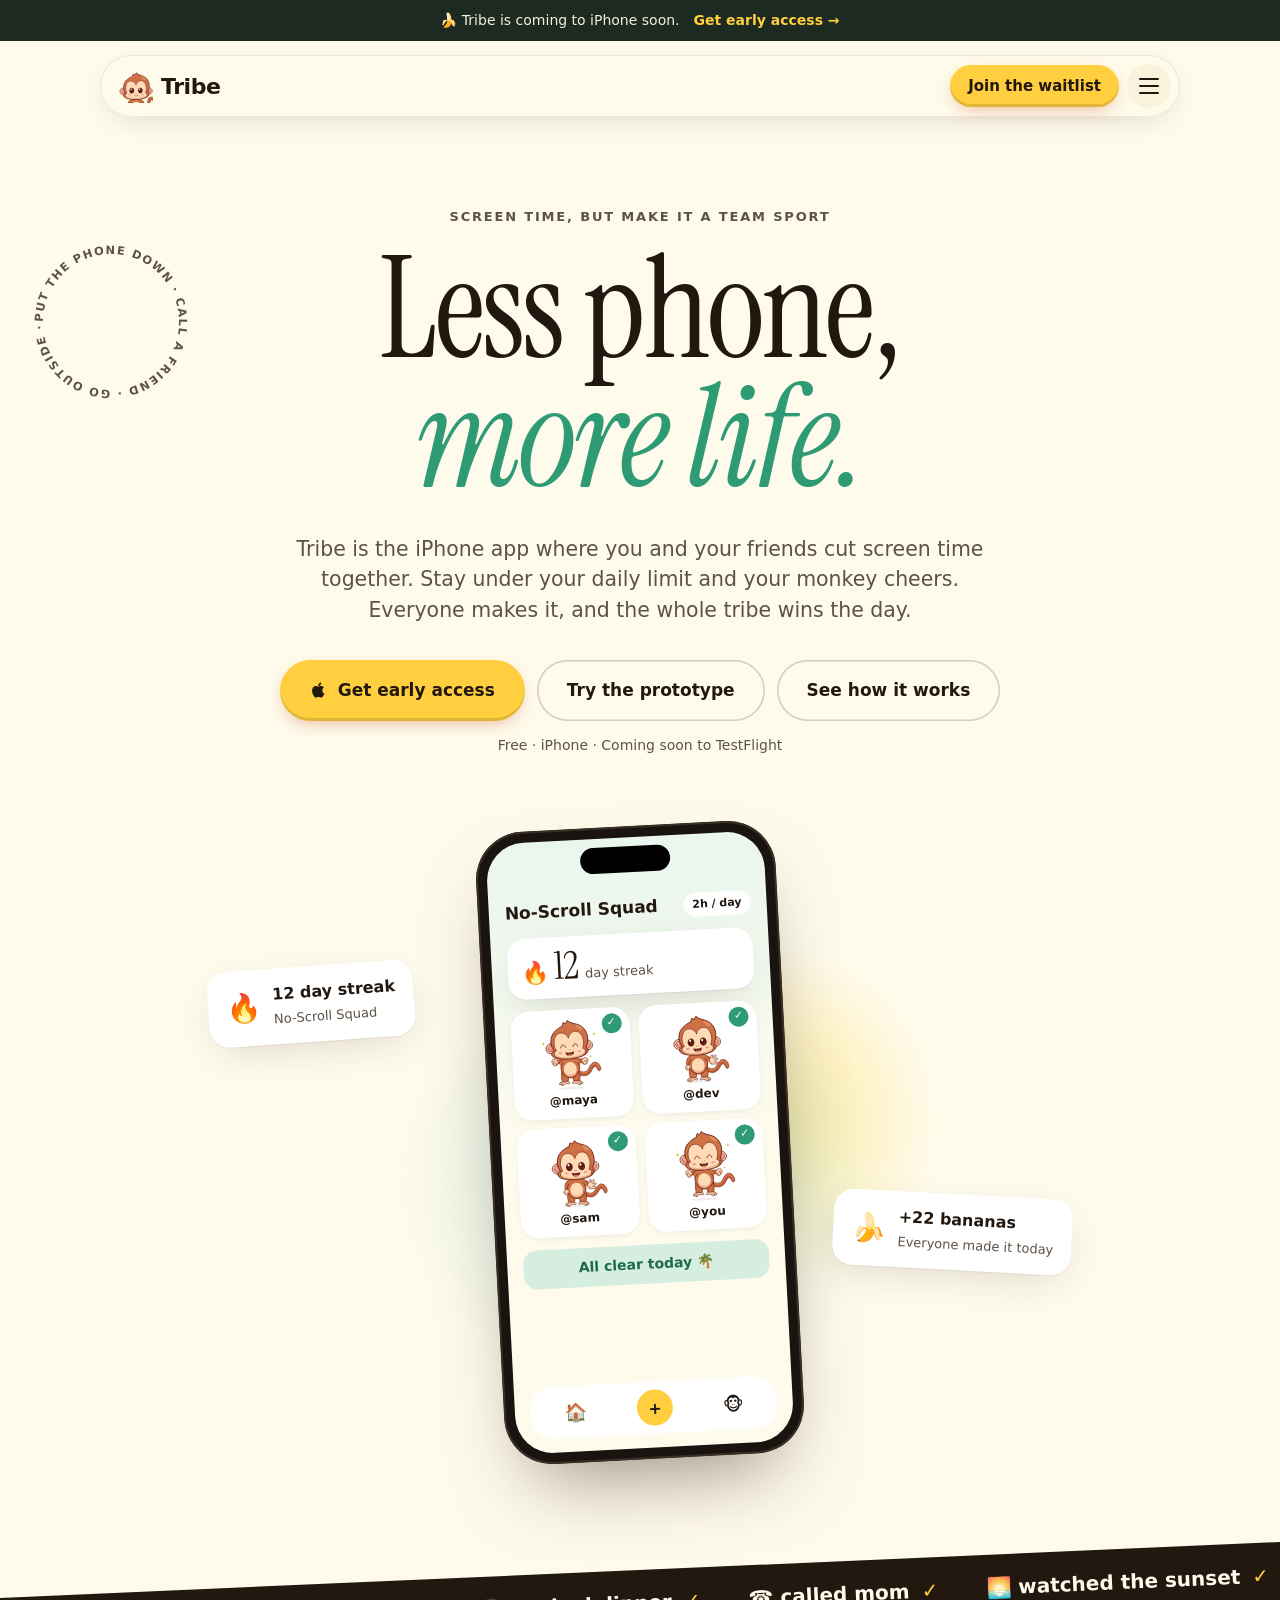
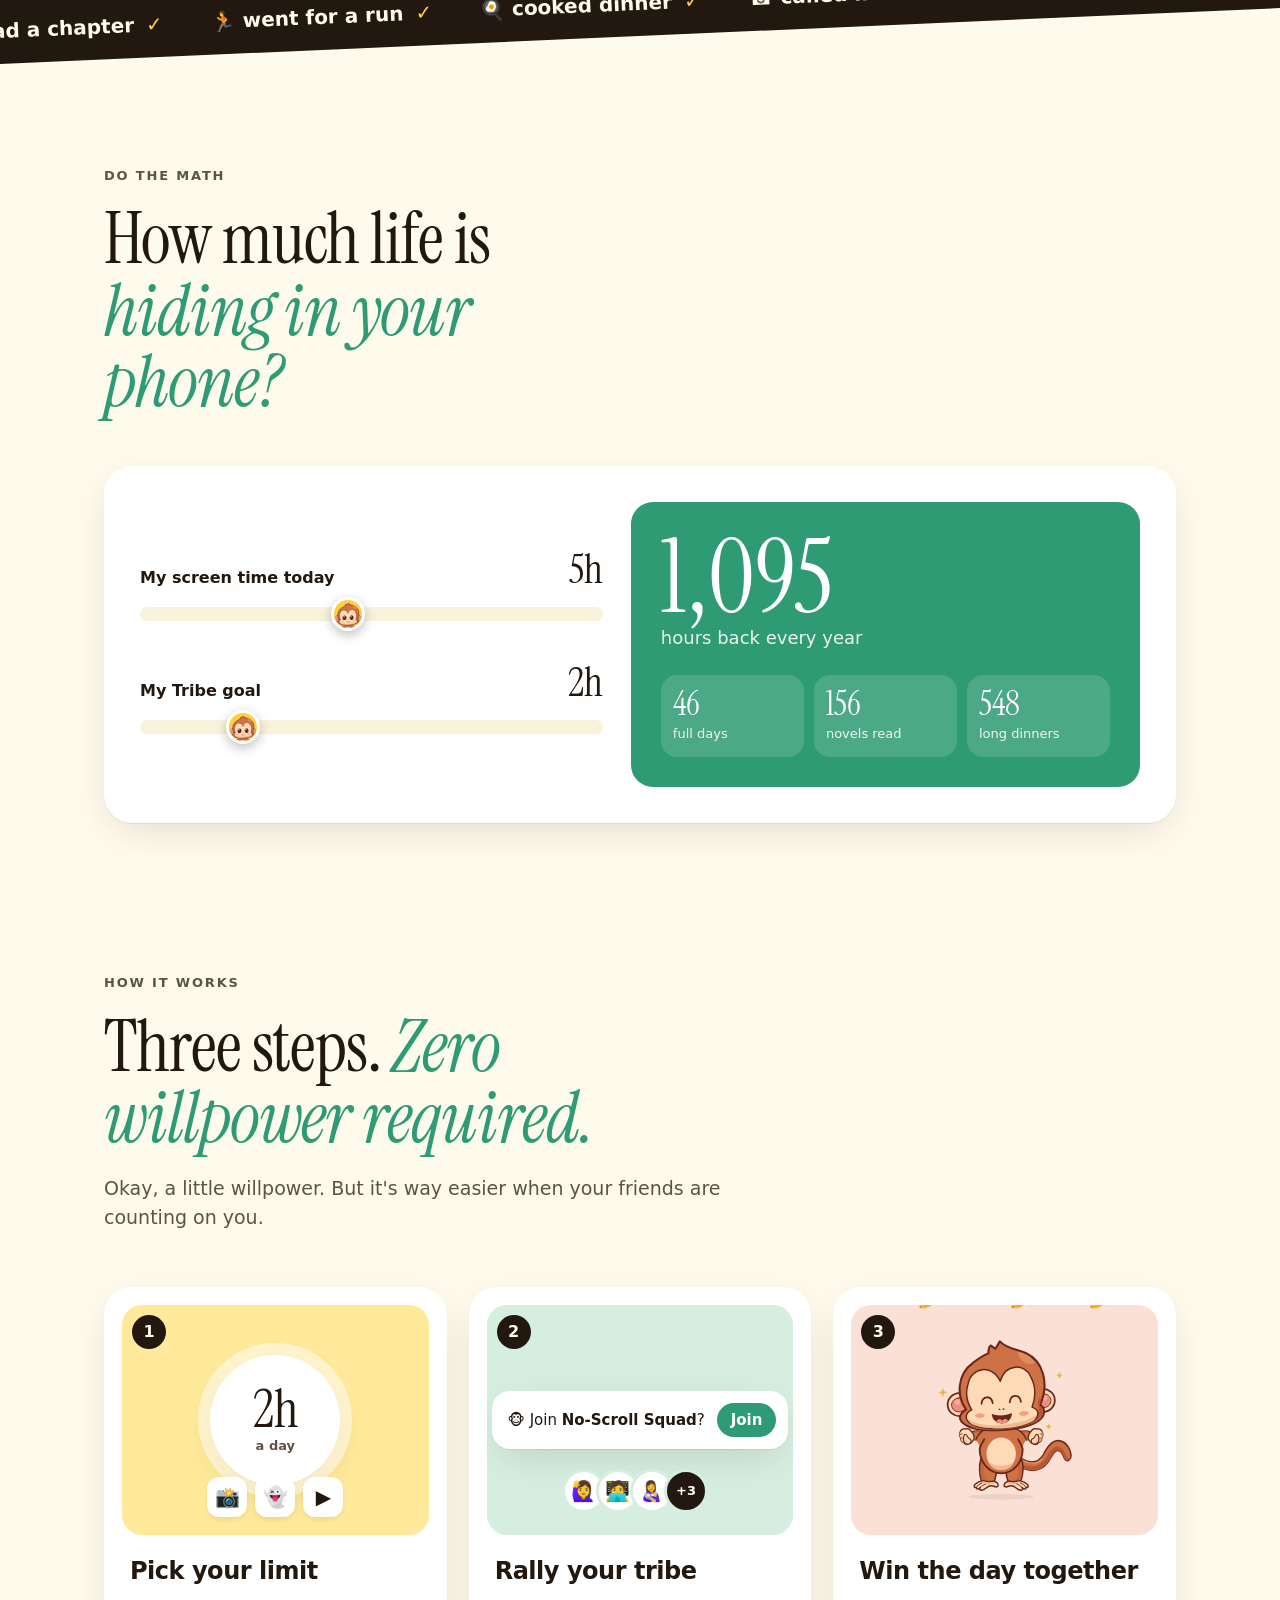
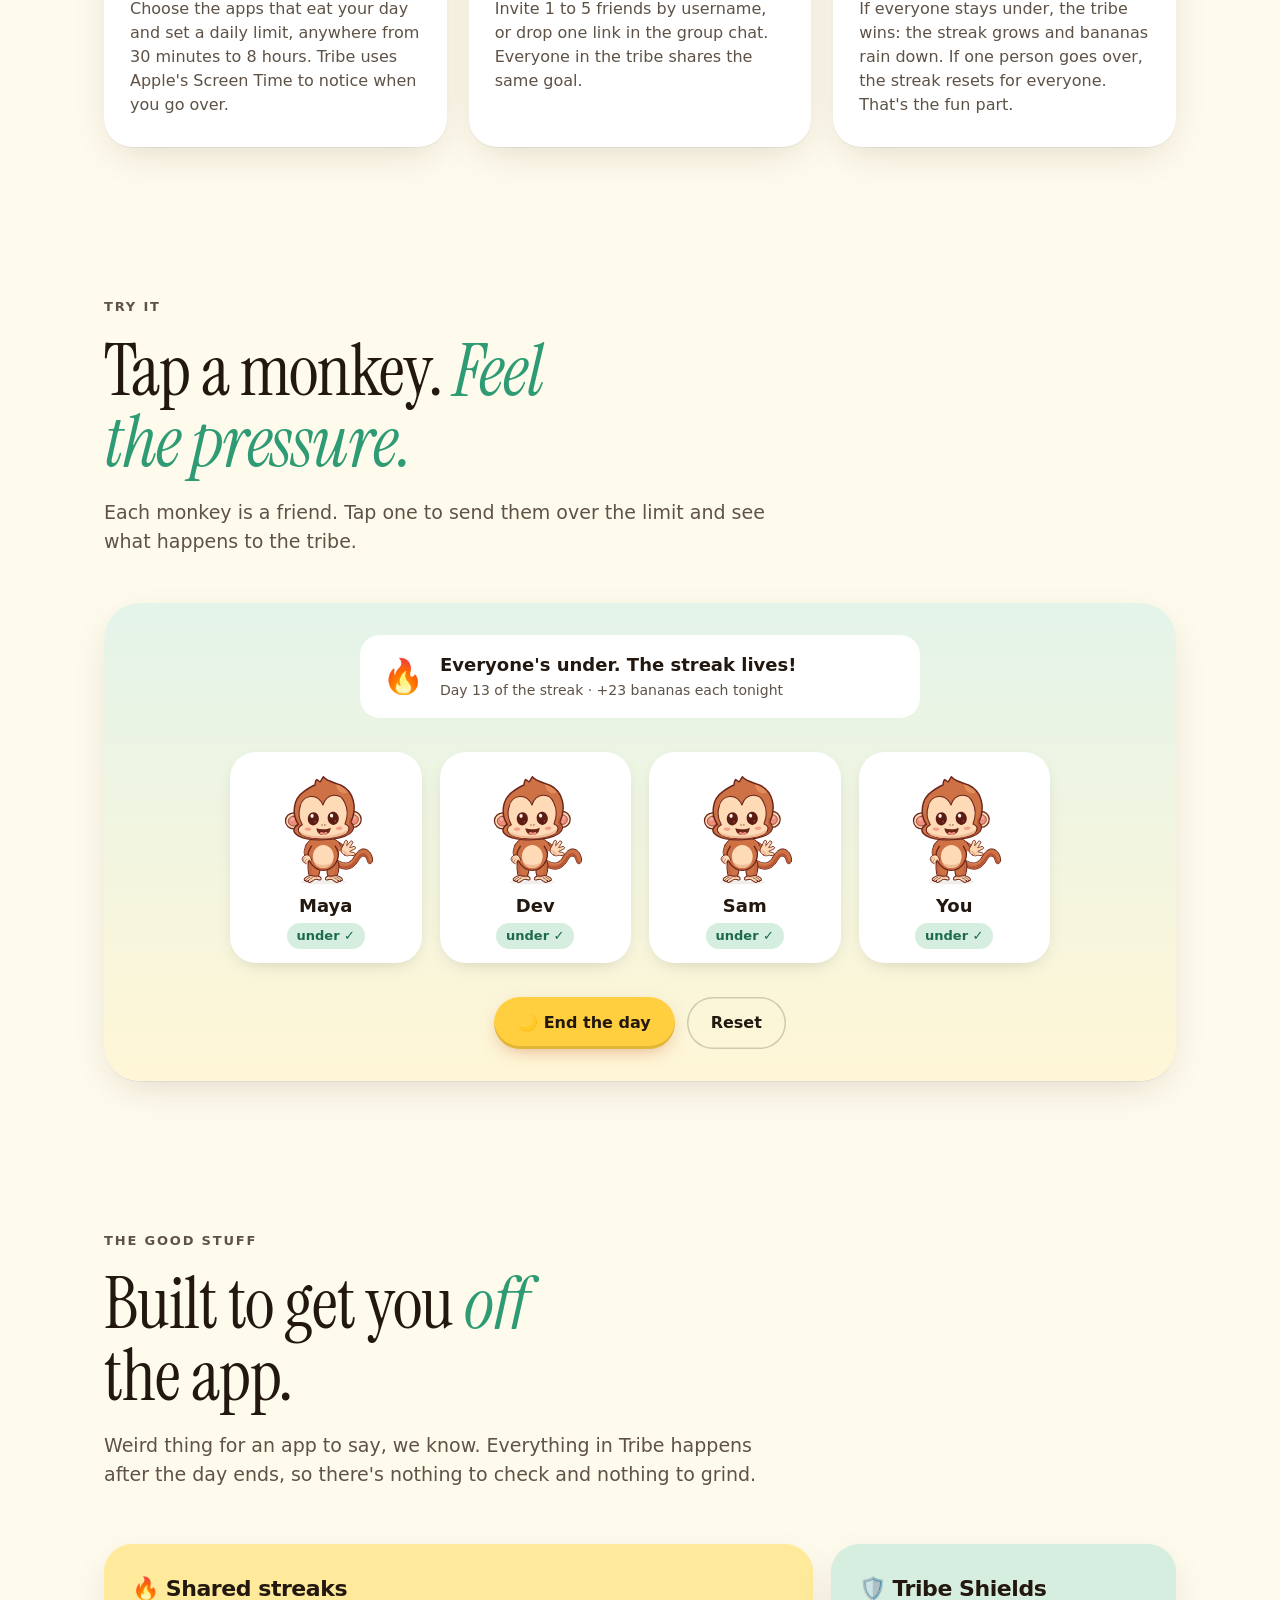
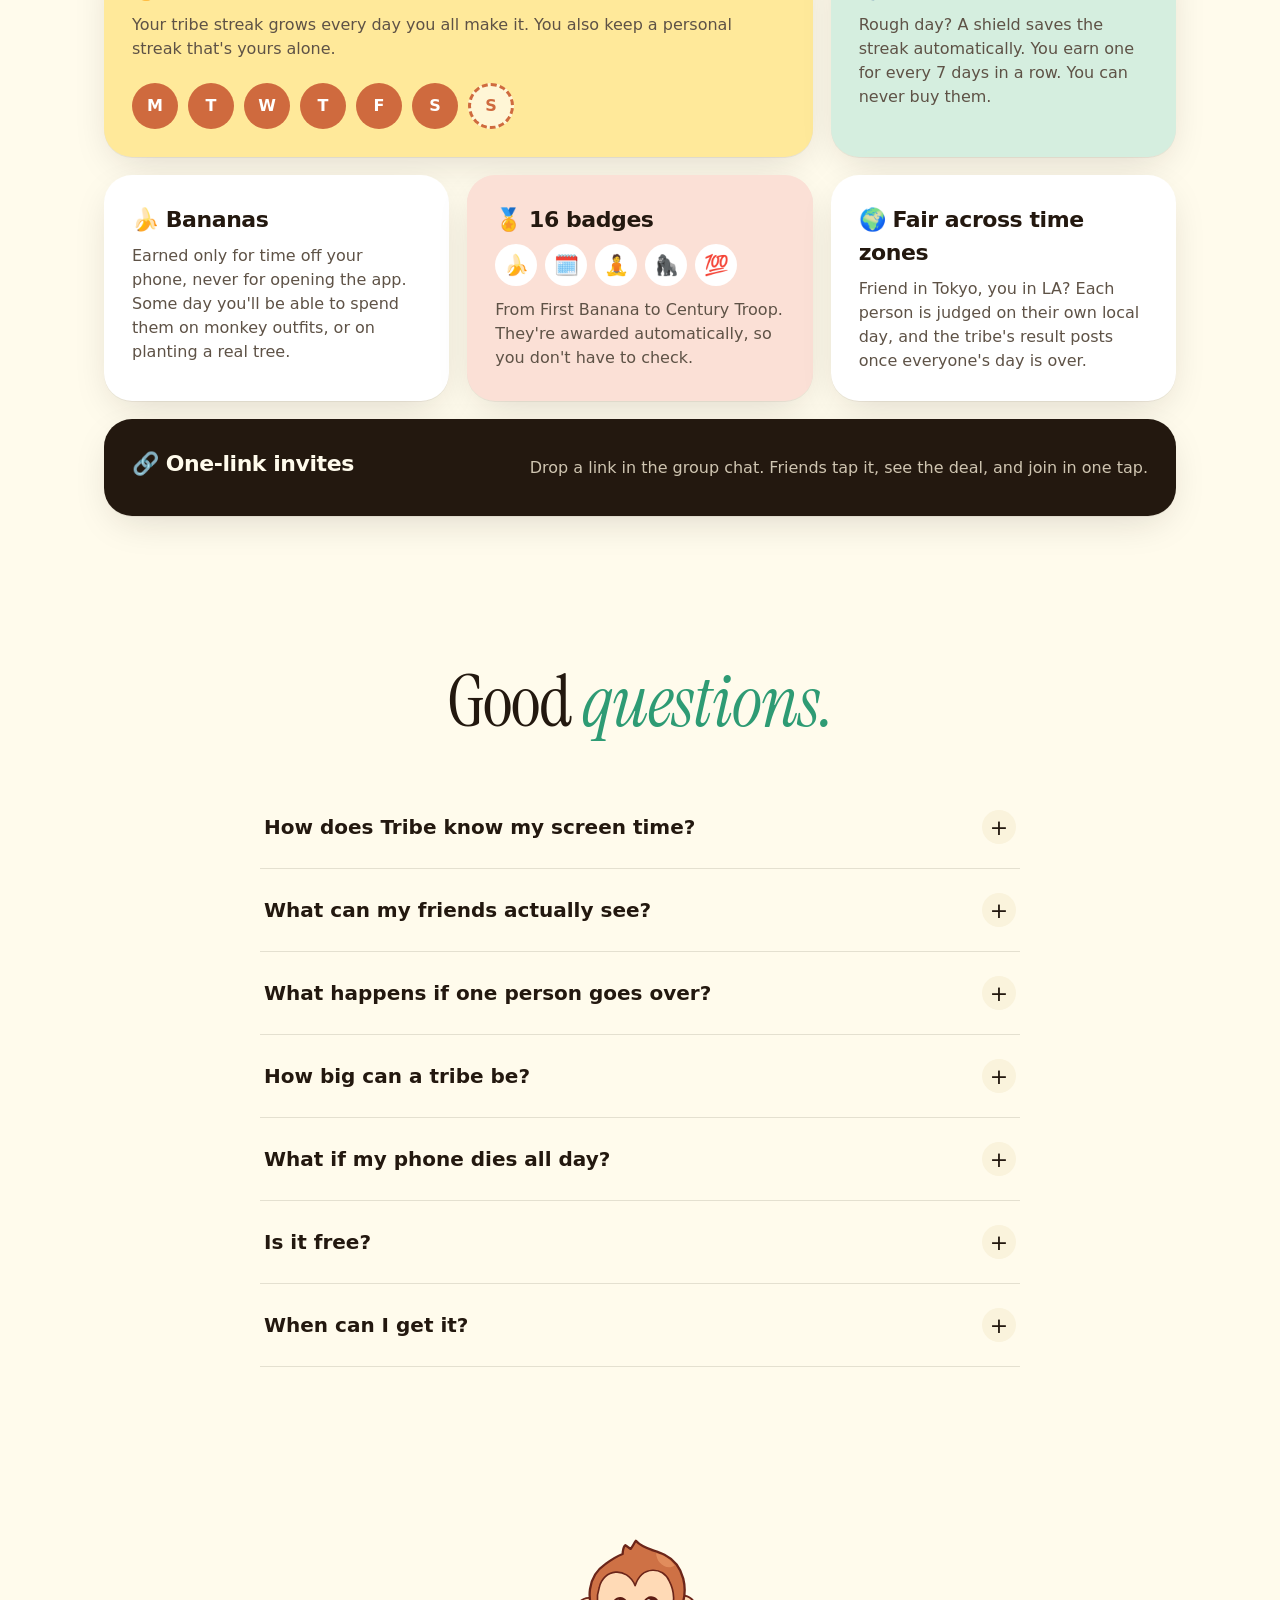
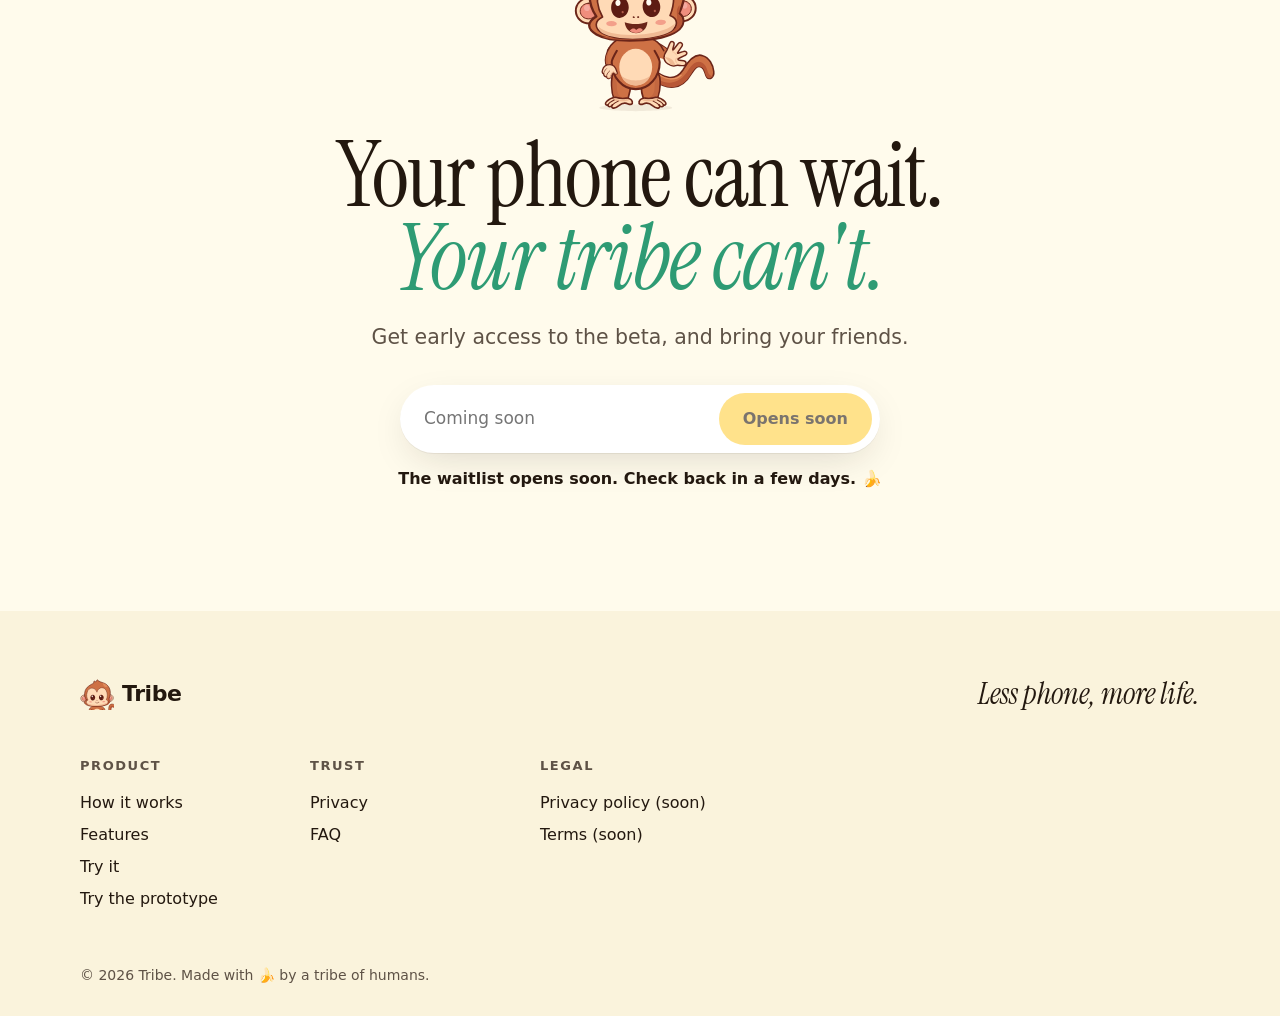
<file: index.html>
<!doctype html>
<html lang="en">
<head>
  <meta charset="utf-8" />
  <meta name="viewport" content="width=device-width, initial-scale=1" />
  <title>Tribe — Less phone, more life.</title>
  <meta name="description" content="Tribe is the iPhone app that turns cutting screen time into a team sport. Your monkey cheers when you stay under your limit, and your tribe wins or loses the day together." />
  <meta property="og:title" content="Tribe — Less phone, more life." />
  <meta property="og:description" content="Cut screen time with your friends. Streaks, bananas and a monkey who's rooting for you." />
  <meta property="og:image" content="https://philipsantiago.github.io/tribewebsite/assets/og-image.png" />
  <meta property="og:url" content="https://philipsantiago.github.io/tribewebsite/" />
  <meta name="twitter:card" content="summary_large_image" />
  <meta property="og:image:width" content="1200" />
  <meta property="og:image:height" content="630" />
  <link rel="icon" href="assets/monkey-head.svg" type="image/svg+xml" />
  <link rel="preconnect" href="https://fonts.googleapis.com" />
  <link rel="preconnect" href="https://fonts.gstatic.com" crossorigin />
  <link href="https://fonts.googleapis.com/css2?family=Instrument+Serif:ital@0;1&display=swap" rel="stylesheet" />
  <link href="https://api.fontshare.com/v2/css?f[]=satoshi@400,500,700,900&display=swap" rel="stylesheet" />
  <link rel="stylesheet" href="styles.css" />
</head>
<body>

  <!-- Announcement bar -->
  <div class="announce">
    <span>🍌 Tribe is coming to iPhone soon.</span>
    <a href="#waitlist">Get early access <span aria-hidden="true">→</span></a>
  </div>

  <!-- Nav -->
  <header class="nav-wrap">
    <nav class="nav" aria-label="Main">
      <a href="#top" class="logo" aria-label="Tribe home">
        <img src="assets/monkey-head.svg" alt="" width="34" height="34" />
        <span>Tribe</span>
      </a>
      <div class="nav-end">
        <a href="#waitlist" class="btn btn-primary btn-sm">Join the waitlist</a>
        <button class="menu-btn" type="button" aria-expanded="false" aria-controls="site-menu" aria-label="Menu">
          <span></span><span></span><span></span>
        </button>
      </div>
    </nav>
    <div class="menu" id="site-menu" hidden>
      <a href="#how">How it works</a>
      <a href="#play">Try it</a>
      <a href="prototype/">Try the prototype</a>
      <a href="#faq">FAQ</a>
      <a href="privacy.html">Privacy</a>
    </div>
  </header>

  <main id="top">

    <!-- HERO -->
    <section class="hero">
      <svg class="circle-text" viewBox="0 0 200 200" aria-hidden="true">
        <defs><path id="circ" d="M100,100 m-80,0 a80,80 0 1,1 160,0 a80,80 0 1,1 -160,0" /></defs>
        <text><textPath href="#circ" textLength="500" lengthAdjust="spacing">put the phone down · call a friend · go outside · </textPath></text>
      </svg>

      <p class="eyebrow">Screen time, but make it a team sport</p>
      <h1 class="display">
        Less phone,<br />
        <em>more life.</em>
      </h1>
      <p class="lede">
        Tribe is the iPhone app where you and your friends cut screen time together.
        Stay under your daily limit and your monkey cheers. Everyone makes it,
        and the whole tribe wins the day.
      </p>
      <div class="hero-ctas">
        <a href="#waitlist" class="btn btn-primary btn-lg">
          <svg width="18" height="18" viewBox="0 0 24 24" aria-hidden="true"><path fill="currentColor" d="M16.4 12.6c0-2.5 2-3.7 2.1-3.8-1.2-1.7-3-1.9-3.6-2-1.5-.2-3 .9-3.8.9-.8 0-2-.9-3.3-.9-1.7 0-3.3 1-4.2 2.5-1.8 3.1-.5 7.7 1.3 10.2.9 1.2 1.9 2.6 3.2 2.6 1.3-.1 1.8-.8 3.3-.8 1.6 0 2 .8 3.3.8 1.4 0 2.3-1.3 3.1-2.5 1-1.4 1.4-2.8 1.4-2.9-.1 0-2.8-1-2.8-4.1zM13.9 5.2c.7-.8 1.2-2 1-3.2-1 0-2.2.7-3 1.5-.6.7-1.2 1.9-1 3.1 1.1.1 2.3-.6 3-1.4z"/></svg>
          Get early access
        </a>
        <a href="prototype/" class="btn btn-ghost btn-lg">Try the prototype</a>
        <a href="#play" class="btn btn-ghost btn-lg">See how it works</a>
      </div>
      <p class="fine">Free · iPhone · Coming soon to TestFlight</p>

      <!-- Phone mockup -->
      <div class="hero-stage">
        <div class="float-card fc-left" aria-hidden="true">
          <span class="fc-emoji">🔥</span>
          <div><strong>12 day streak</strong><small>No-Scroll Squad</small></div>
        </div>
        <div class="float-card fc-right" aria-hidden="true">
          <span class="fc-emoji">🍌</span>
          <div><strong>+22 bananas</strong><small>Everyone made it today</small></div>
        </div>

        <div class="phone" role="img" aria-label="The Tribe app showing a tribe of four happy monkeys with a 12 day streak">
          <div class="phone-notch"></div>
          <div class="screen">
            <div class="scr-top">
              <span class="scr-title">No-Scroll Squad</span>
              <span class="scr-pill">2h / day</span>
            </div>
            <div class="scr-streak">
              <span class="flame">🔥</span>
              <span class="big">12</span>
              <span class="lbl">day streak</span>
            </div>
            <div class="scr-grid">
              <div class="tile"><img src="assets/monkey-happy.svg" alt="" /><span>@maya</span><b class="ok">✓</b></div>
              <div class="tile"><img src="assets/monkey-wave.svg" alt="" /><span>@dev</span><b class="ok">✓</b></div>
              <div class="tile"><img src="assets/monkey-wave.svg" alt="" /><span>@sam</span><b class="ok">✓</b></div>
              <div class="tile"><img src="assets/monkey-happy.svg" alt="" /><span>@you</span><b class="ok">✓</b></div>
            </div>
            <div class="scr-status">All clear today 🌴</div>
            <div class="scr-tabs"><span>🏠</span><span class="plus">＋</span><span>🐵</span></div>
          </div>
        </div>
      </div>
    </section>

    <!-- Tilted ribbon (Wispr-style marquee) -->
    <div class="ribbon" aria-hidden="true">
      <div class="ribbon-track">
        <span>📚 read a chapter</span><span>🏃 went for a run</span><span>🍳 cooked dinner</span><span>☎️ called mom</span><span>🌅 watched the sunset</span><span>🎸 played guitar</span><span>😴 slept on time</span><span>🧺 picnic in the park</span>
        <span>📚 read a chapter</span><span>🏃 went for a run</span><span>🍳 cooked dinner</span><span>☎️ called mom</span><span>🌅 watched the sunset</span><span>🎸 played guitar</span><span>😴 slept on time</span><span>🧺 picnic in the park</span>
      </div>
    </div>

    <!-- CALCULATOR (Wispr's "4x faster" moment, but yours) -->
    <section class="section calc" id="calc">
      <p class="eyebrow">Do the math</p>
      <h2 class="h2">How much life is <em>hiding in your phone?</em></h2>
      <div class="calc-card">
        <div class="calc-inputs">
          <label class="slider">
            <span class="slider-top"><span>My screen time today</span><output id="nowOut">5h</output></span>
            <input type="range" id="now" min="1" max="10" step="0.25" value="5" />
          </label>
          <label class="slider">
            <span class="slider-top"><span>My Tribe goal</span><output id="goalOut">2h</output></span>
            <input type="range" id="goal" min="0.5" max="8" step="0.25" value="2" />
          </label>
        </div>
        <div class="calc-result" aria-live="polite">
          <div class="calc-big"><span id="hours">1,095</span><small>hours back every year</small></div>
          <div class="calc-equiv">
            <div><b id="days">46</b><span>full days</span></div>
            <div><b id="books">156</b><span>novels read</span></div>
            <div><b id="dinners">547</b><span>long dinners</span></div>
          </div>
        </div>
      </div>
    </section>

    <!-- HOW IT WORKS -->
    <section class="section" id="how">
      <p class="eyebrow">How it works</p>
      <h2 class="h2">Three steps. <em>Zero willpower required.</em></h2>
      <p class="sub">Okay, a little willpower. But it's way easier when your friends are counting on you.</p>

      <div class="steps">
        <article class="step">
          <div class="step-art art-1">
            <div class="dial">
              <span class="dial-num">2h</span>
              <span class="dial-lbl">a day</span>
            </div>
            <div class="app-chips"><span>📸</span><span>👻</span><span>▶️</span></div>
          </div>
          <span class="step-n">1</span>
          <h3>Pick your limit</h3>
          <p>Choose the apps that eat your day and set a daily limit, anywhere from 30 minutes to 8 hours. Tribe uses Apple's Screen Time to notice when you go over.</p>
        </article>
        <article class="step">
          <div class="step-art art-2">
            <div class="invite-bubble">
              <span>🐵 Join <b>No-Scroll Squad</b>?</span>
              <span class="ib-btn">Join</span>
            </div>
            <div class="avatars"><span>🙋‍♀️</span><span>🧑‍💻</span><span>👩‍🍼</span><span class="more">+3</span></div>
          </div>
          <span class="step-n">2</span>
          <h3>Rally your tribe</h3>
          <p>Invite 1 to 5 friends by username, or drop one link in the group chat. Everyone in the tribe shares the same goal.</p>
        </article>
        <article class="step">
          <div class="step-art art-3">
            <img src="assets/monkey-happy.svg" alt="" class="bob" />
            <span class="banana b1">🍌</span><span class="banana b2">🍌</span><span class="banana b3">🍌</span>
          </div>
          <span class="step-n">3</span>
          <h3>Win the day together</h3>
          <p>If everyone stays under, the tribe wins: the streak grows and bananas rain down. If one person goes over, the streak resets for everyone. That's the fun part.</p>
        </article>
      </div>
    </section>

    <!-- INTERACTIVE DEMO -->
    <section class="section play" id="play">
      <p class="eyebrow">Try it</p>
      <h2 class="h2">Tap a monkey. <em>Feel the pressure.</em></h2>
      <p class="sub">Each monkey is a friend. Tap one to send them over the limit and see what happens to the tribe.</p>

      <div class="play-board">
        <div class="play-status" id="playStatus" aria-live="polite">
          <span class="ps-emoji">🔥</span>
          <div>
            <strong id="psTitle">Everyone's under. The streak lives!</strong>
            <small id="psSub">Day 13 of the streak · +23 bananas each tonight</small>
          </div>
        </div>
        <div class="troop" id="troop">
          <button class="mk" data-name="Maya" aria-pressed="false"><img src="assets/monkey-wave.svg" alt="" /><span class="mk-name">Maya</span><span class="mk-tag">under ✓</span></button>
          <button class="mk" data-name="Dev" aria-pressed="false"><img src="assets/monkey-wave.svg" alt="" /><span class="mk-name">Dev</span><span class="mk-tag">under ✓</span></button>
          <button class="mk" data-name="Sam" aria-pressed="false"><img src="assets/monkey-wave.svg" alt="" /><span class="mk-name">Sam</span><span class="mk-tag">under ✓</span></button>
          <button class="mk" data-name="You" aria-pressed="false"><img src="assets/monkey-wave.svg" alt="" /><span class="mk-name">You</span><span class="mk-tag">under ✓</span></button>
        </div>
        <div class="play-actions">
          <button class="btn btn-primary" id="endDay">🌙 End the day</button>
          <button class="btn btn-ghost" id="resetDay">Reset</button>
        </div>
        <div class="confetti" id="confetti" aria-hidden="true"></div>
      </div>
    </section>

    <!-- FEATURES GRID -->
    <section class="section" id="features">
      <p class="eyebrow">The good stuff</p>
      <h2 class="h2">Built to get you <em>off</em> the app.</h2>
      <p class="sub">Weird thing for an app to say, we know. Everything in Tribe happens after the day ends, so there's nothing to check and nothing to grind.</p>

      <div class="bento">
        <article class="card c-streak">
          <h3>🔥 Shared streaks</h3>
          <p>Your tribe streak grows every day you all make it. You also keep a personal streak that's yours alone.</p>
          <div class="streak-row" aria-hidden="true">
            <span class="d on">M</span><span class="d on">T</span><span class="d on">W</span><span class="d on">T</span><span class="d on">F</span><span class="d on">S</span><span class="d today">S</span>
          </div>
        </article>
        <article class="card c-shield">
          <h3>🛡️ Tribe Shields</h3>
          <p>Rough day? A shield saves the streak automatically. You earn one for every 7 days in a row. You can never buy them.</p>
        </article>
        <article class="card c-banana">
          <h3>🍌 Bananas</h3>
          <p>Earned only for time off your phone, never for opening the app. Some day you'll be able to spend them on monkey outfits, or on planting a real tree.</p>
        </article>
        <article class="card c-badges">
          <h3>🏅 16 badges</h3>
          <div class="badge-row" aria-hidden="true"><span>🍌</span><span>🗓️</span><span>🧘</span><span>🦍</span><span>💯</span></div>
          <p>From First Banana to Century Troop. They're awarded automatically, so you don't have to check.</p>
        </article>
        <article class="card c-tz">
          <h3>🌍 Fair across time zones</h3>
          <p>Friend in Tokyo, you in LA? Each person is judged on their own local day, and the tribe's result posts once everyone's day is over.</p>
        </article>
        <article class="card c-link">
          <h3>🔗 One-link invites</h3>
          <p>Drop a link in the group chat. Friends tap it, see the deal, and join in one tap.</p>
        </article>
      </div>
    </section>

    <!-- FAQ -->
    <section class="section faq" id="faq">
      <h2 class="h2 center">Good <em>questions.</em></h2>
      <div class="faq-list">
        <details>
          <summary>How does Tribe know my screen time?</summary>
          <p>Tribe uses Apple's official Screen Time framework. You pick the apps and set a limit, and iOS tells Tribe when you've gone over. Tribe never sees what you did in those apps.</p>
        </details>
        <details>
          <summary>What can my friends actually see?</summary>
          <p>A ✓ or an ✗ for each day. Never your minutes, never when you went over, and never what you did on your phone. <a href="privacy.html">Everything they can and can't see</a>.</p>
        </details>
        <details>
          <summary>What happens if one person goes over?</summary>
          <p>The tribe's day fails and the streak goes back to zero for everyone. Nobody loses bananas they already earned. If your tribe has a Shield, it saves the streak automatically.</p>
        </details>
        <details>
          <summary>How big can a tribe be?</summary>
          <p>2 to 6 people. Small enough that everyone matters, big enough to be a party. You can be in more than one tribe, each with its own limit.</p>
        </details>
        <details>
          <summary>What if my phone dies all day?</summary>
          <p>A dead phone doesn't fail your tribe. You won't earn bananas that day, and your personal streak just pauses. It doesn't break.</p>
        </details>
        <details>
          <summary>Is it free?</summary>
          <p>Yes. And we'll never sell streak repairs or shields.</p>
        </details>
        <details>
          <summary>When can I get it?</summary>
          <p>Tribe is in development for iPhone. Join the waitlist and we'll let you know when the beta opens on TestFlight.</p>
        </details>
      </div>
    </section>

    <!-- FINAL CTA -->
    <section class="final" id="waitlist">
      <img src="assets/monkey-wave.svg" alt="The Tribe monkey, waving" class="final-monkey" />
      <h2 class="display sm">Your phone can wait.<br /><em>Your tribe can't.</em></h2>
      <p class="lede">Get early access to the beta, and bring your friends.</p>
      <!-- The waitlist opens with feat/marketing-site's join_waitlist migration; until then
           the form is switched off rather than failing. -->
      <form class="waitlist" id="waitlistForm" novalidate aria-disabled="true">
        <label for="email" class="sr-only">Email address</label>
        <input id="email" name="email" type="email" placeholder="Coming soon" autocomplete="email" disabled />
        <button class="btn btn-primary" type="submit" disabled>Opens soon</button>
      </form>
      <p class="form-msg" id="formMsg" aria-live="polite">The waitlist opens soon. Check back in a few days. 🍌</p>
    </section>
  </main>

  <footer class="footer">
    <div class="footer-top">
      <a href="#top" class="logo"><img src="assets/monkey-head.svg" alt="" width="34" height="34" /><span>Tribe</span></a>
      <p class="footer-tag">Less phone, more life.</p>
    </div>
    <div class="footer-cols">
      <div><h4>Product</h4><a href="#how">How it works</a><a href="#features">Features</a><a href="#play">Try it</a><a href="prototype/">Try the prototype</a></div>
      <div><h4>Trust</h4><a href="privacy.html">Privacy</a><a href="#faq">FAQ</a></div>
      <div><h4>Legal</h4><a href="#" aria-disabled="true">Privacy policy (soon)</a><a href="#" aria-disabled="true">Terms (soon)</a></div>
    </div>
    <p class="copyright">© <span id="year">2026</span> Tribe. Made with 🍌 by a tribe of humans.</p>
  </footer>

  <script src="menu.js"></script>
  <script src="script.js"></script>
</body>
</html>
</file>
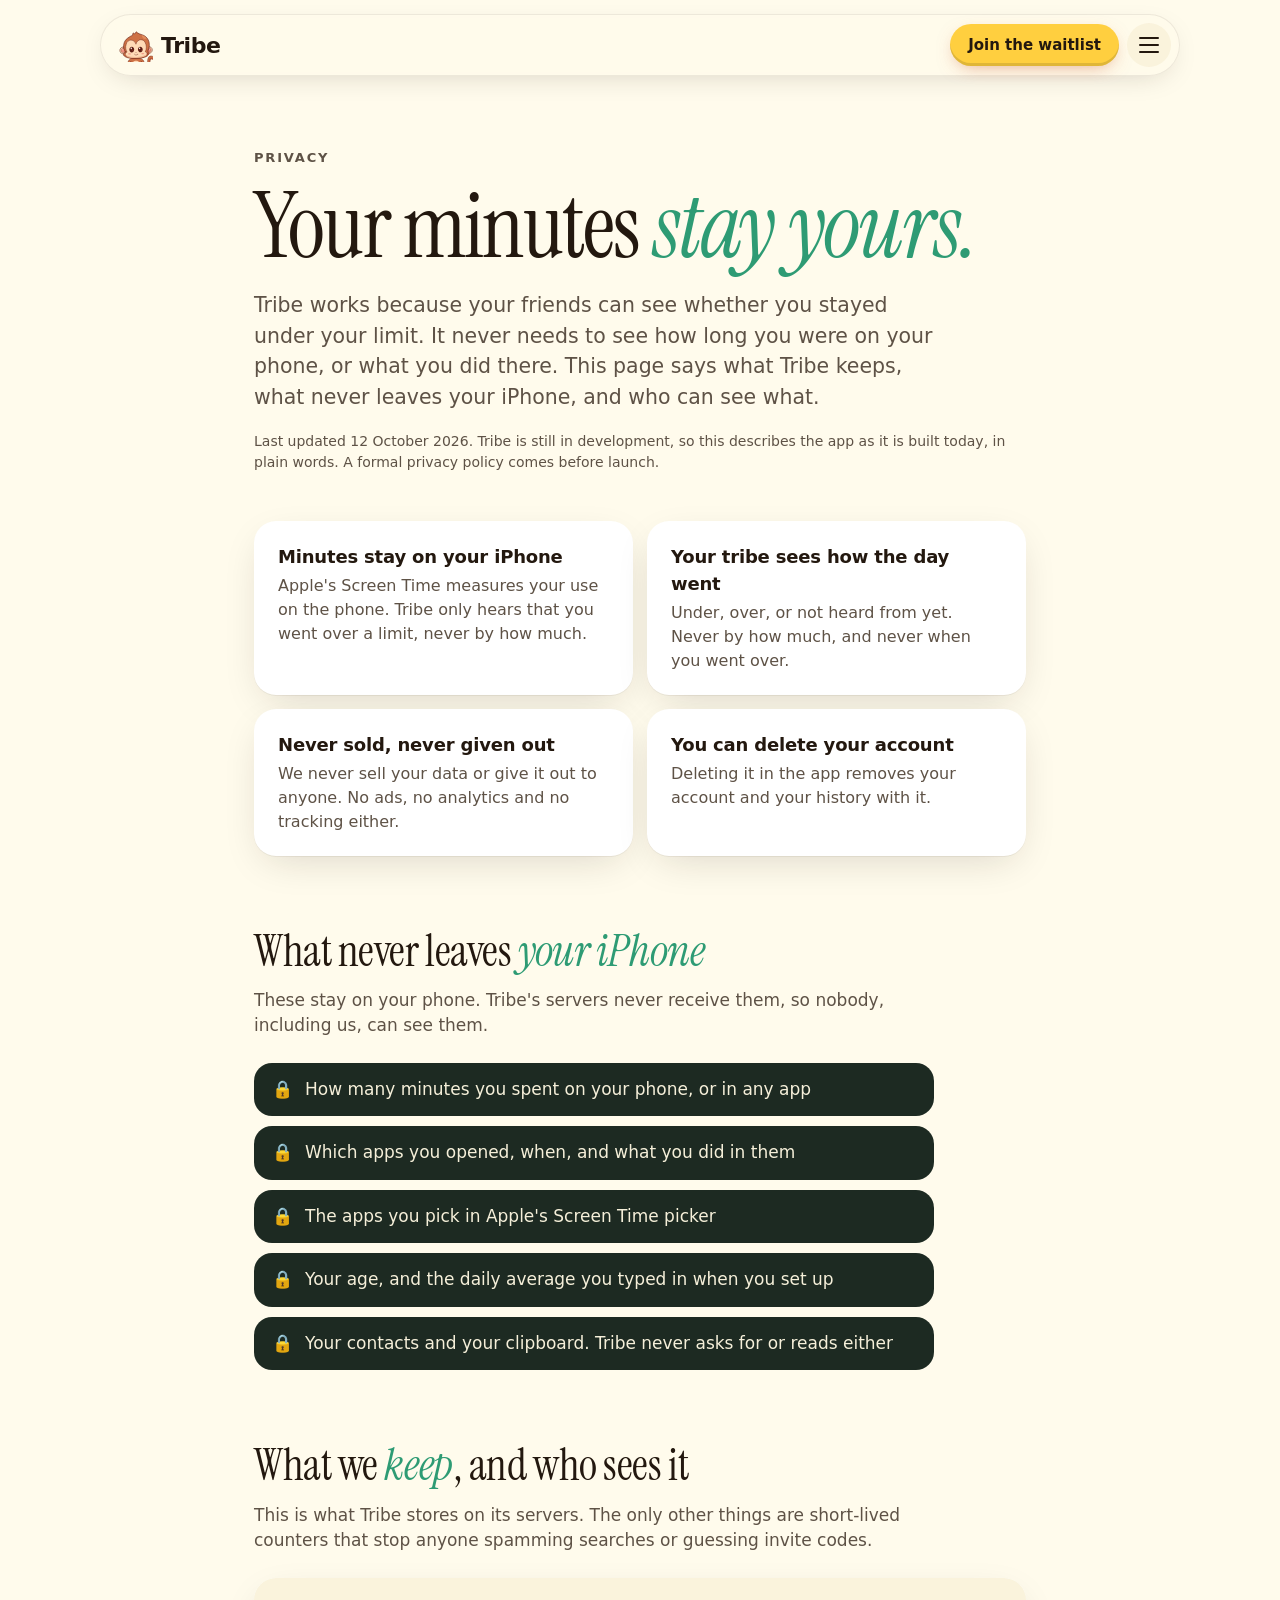
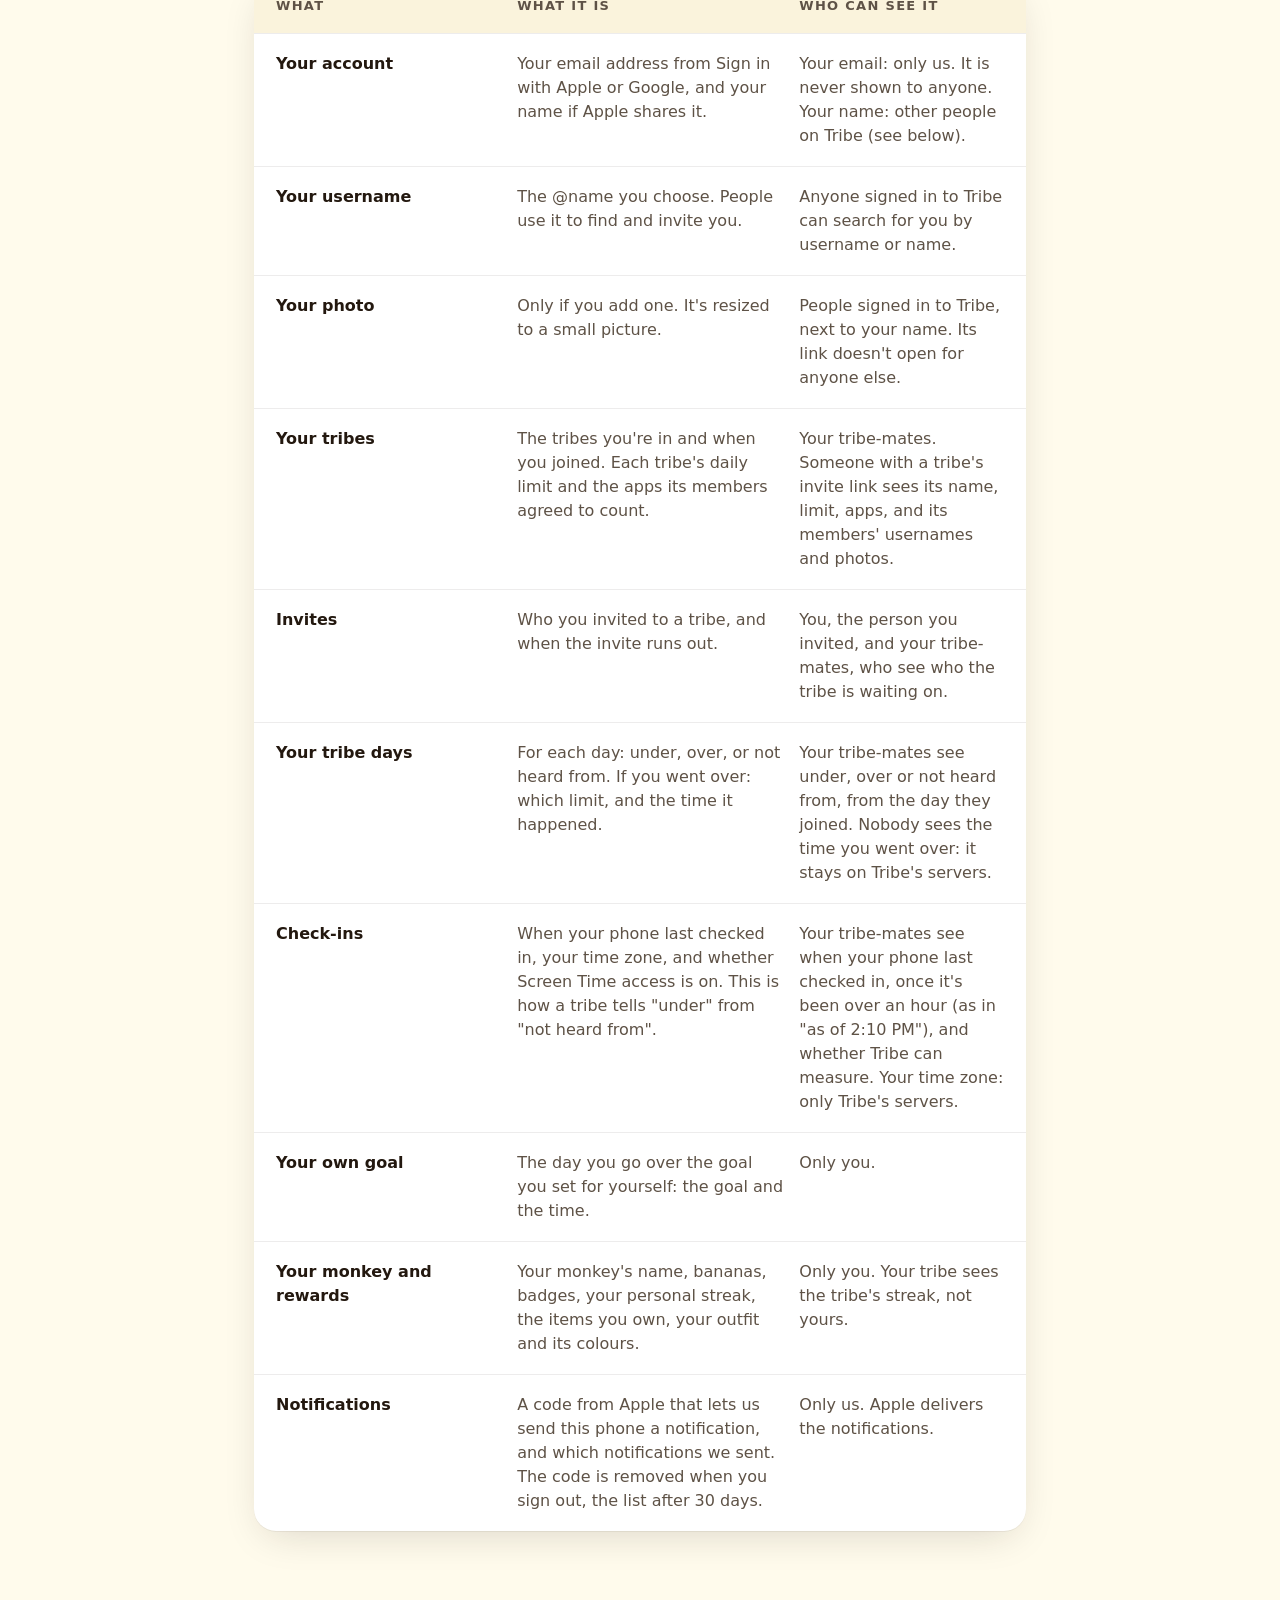
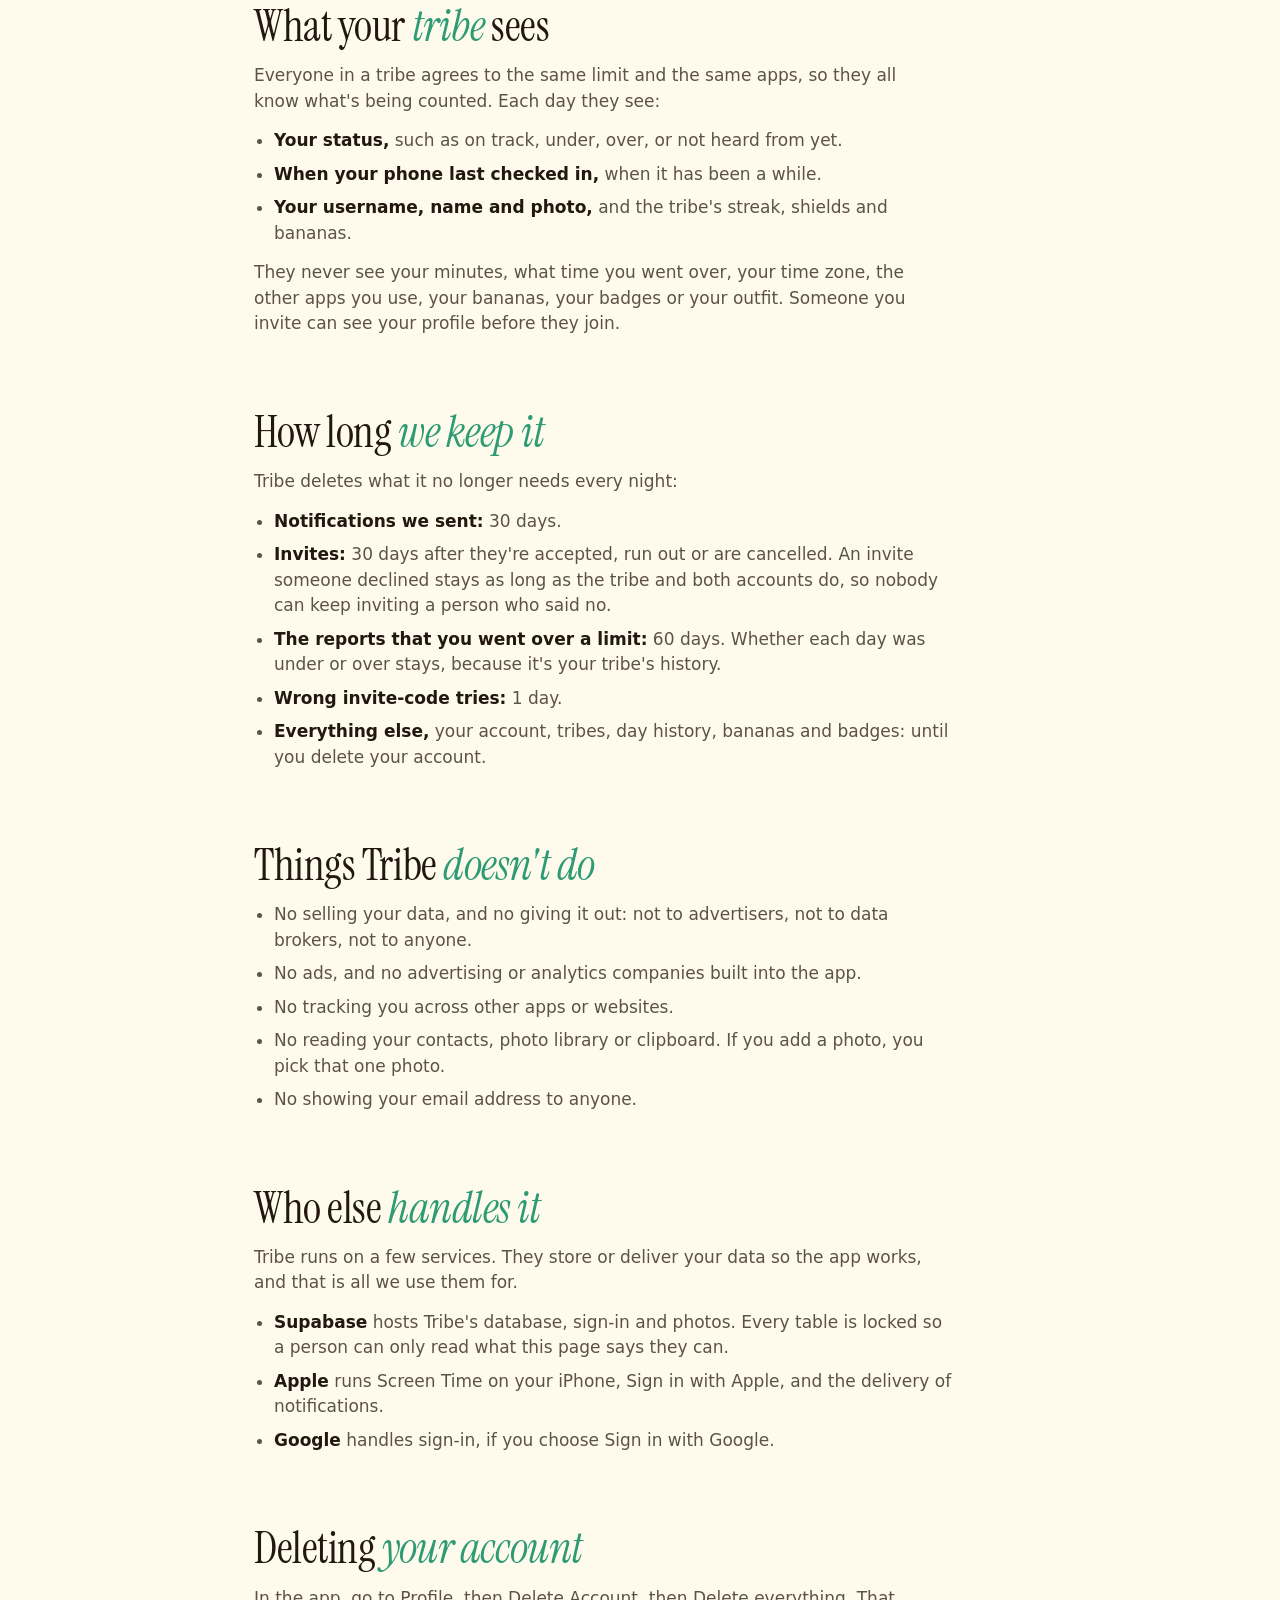
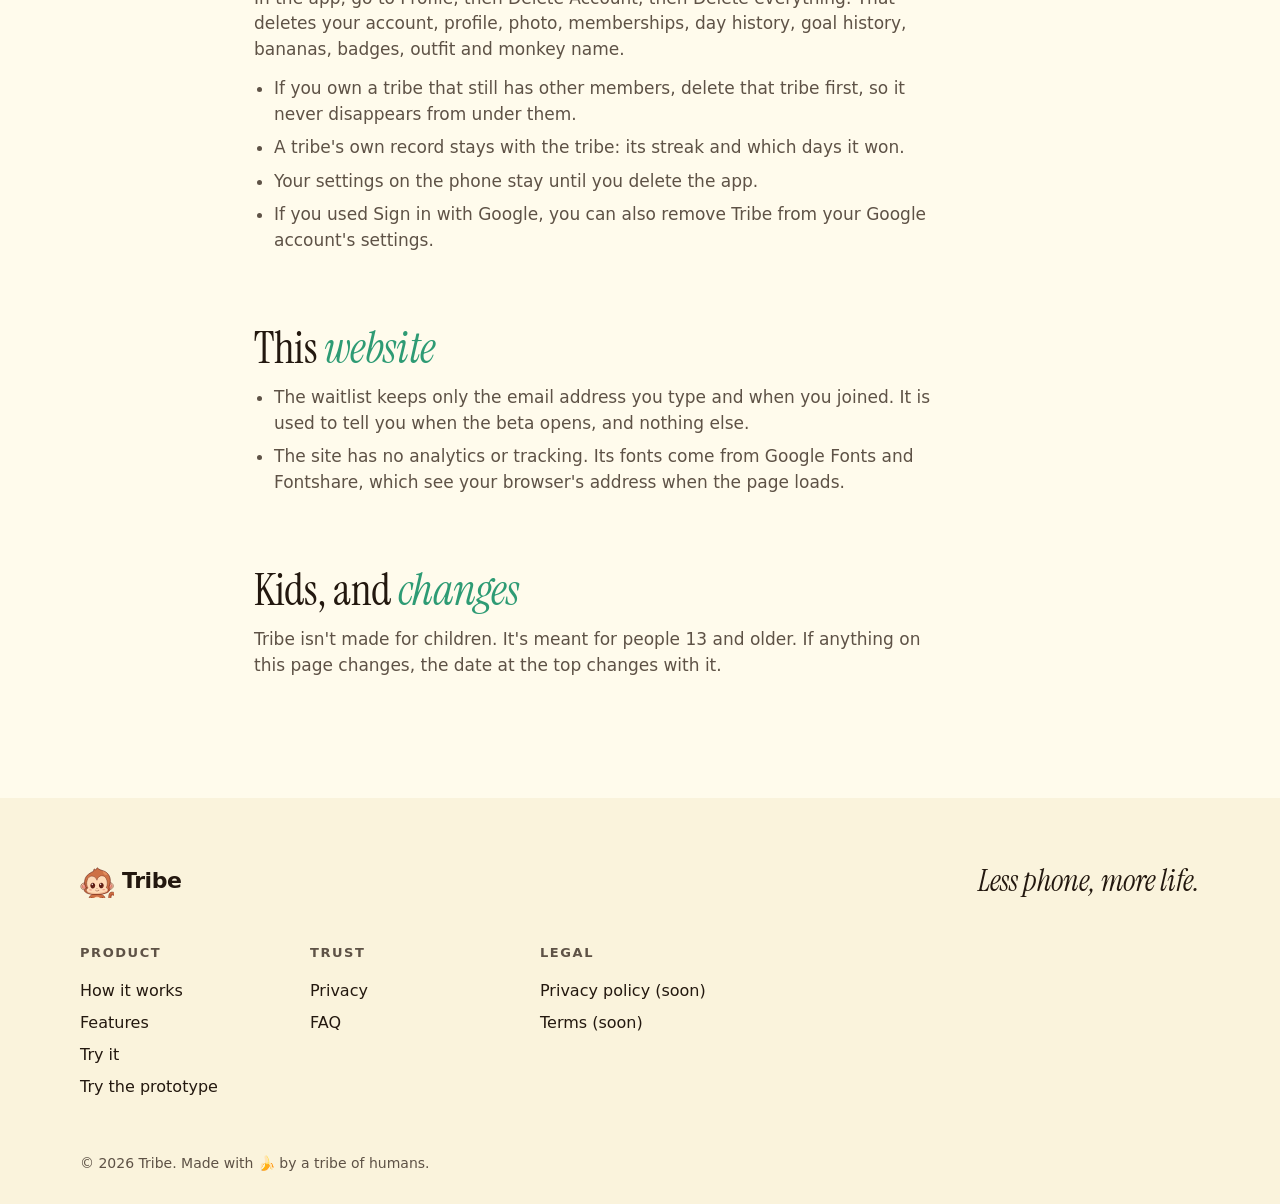
<file: privacy.html>
<!doctype html>
<html lang="en">
<head>
  <meta charset="utf-8" />
  <meta name="viewport" content="width=device-width, initial-scale=1" />
  <title>Privacy — Tribe</title>
  <meta name="description" content="What Tribe keeps, what never leaves your iPhone, and who can see what. In plain words." />
  <meta property="og:title" content="Privacy — Tribe" />
  <meta property="og:description" content="Your minutes stay yours. What Tribe keeps, and who can see it." />
  <meta property="og:image" content="https://philipsantiago.github.io/tribewebsite/assets/og-image.png" />
  <meta property="og:url" content="https://philipsantiago.github.io/tribewebsite/privacy.html" />
  <meta name="twitter:card" content="summary_large_image" />
  <link rel="icon" href="assets/monkey-head.svg" type="image/svg+xml" />
  <link rel="preconnect" href="https://fonts.googleapis.com" />
  <link rel="preconnect" href="https://fonts.gstatic.com" crossorigin />
  <link href="https://fonts.googleapis.com/css2?family=Instrument+Serif:ital@0;1&display=swap" rel="stylesheet" />
  <link href="https://api.fontshare.com/v2/css?f[]=satoshi@400,500,700,900&display=swap" rel="stylesheet" />
  <link rel="stylesheet" href="styles.css" />
</head>
<body>

  <header class="nav-wrap">
    <nav class="nav" aria-label="Main">
      <a href="index.html" class="logo" aria-label="Tribe home">
        <img src="assets/monkey-head.svg" alt="" width="34" height="34" />
        <span>Tribe</span>
      </a>
      <div class="nav-end">
        <a href="index.html#waitlist" class="btn btn-primary btn-sm">Join the waitlist</a>
        <button class="menu-btn" type="button" aria-expanded="false" aria-controls="site-menu" aria-label="Menu">
          <span></span><span></span><span></span>
        </button>
      </div>
    </nav>
    <div class="menu" id="site-menu" hidden>
      <a href="index.html#how">How it works</a>
      <a href="index.html#play">Try it</a>
      <a href="prototype/">Try the prototype</a>
      <a href="index.html#faq">FAQ</a>
      <a href="privacy.html" aria-current="page">Privacy</a>
    </div>
  </header>

  <main class="policy">

    <div class="policy-hero">
      <p class="eyebrow">Privacy</p>
      <h1 class="display sm">Your minutes <em>stay yours.</em></h1>
      <p class="lede">Tribe works because your friends can see whether you stayed under your limit. It never needs to see
        how long you were on your phone, or what you did there. This page says what Tribe keeps, what never leaves your
        iPhone, and who can see what.</p>
      <p class="updated">Last updated 12 October 2026. Tribe is still in development, so this describes the app as it
        is built today, in plain words. A formal privacy policy comes before launch.</p>
    </div>

    <div class="short" aria-label="The short version">
      <div><b>Minutes stay on your iPhone</b><span>Apple's Screen Time measures your use on the phone. Tribe only hears
        that you went over a limit, never by how much.</span></div>
      <div><b>Your tribe sees how the day went</b><span>Under, over, or not heard from yet. Never by how much, and never
        when you went over.</span></div>
      <div><b>Never sold, never given out</b><span>We never sell your data or give it out to anyone. No ads, no
        analytics and no tracking either.</span></div>
      <div><b>You can delete your account</b><span>Deleting it in the app removes your account and your history
        with it.</span></div>
    </div>

    <section aria-labelledby="never">
      <h2 id="never">What never leaves <em>your iPhone</em></h2>
      <p>These stay on your phone. Tribe's servers never receive them, so nobody, including us, can see them.</p>
      <ul class="never">
        <li>How many minutes you spent on your phone, or in any app</li>
        <li>Which apps you opened, when, and what you did in them</li>
        <li>The apps you pick in Apple's Screen Time picker</li>
        <li>Your age, and the daily average you typed in when you set up</li>
        <li>Your contacts and your clipboard. Tribe never asks for or reads either</li>
      </ul>
    </section>

    <section aria-labelledby="keep">
      <h2 id="keep">What we <em>keep</em>, and who sees it</h2>
      <p>This is what Tribe stores on its servers. The only other things are short-lived counters that stop
        anyone spamming searches or guessing invite codes.</p>
      <div class="data" role="table" aria-label="What Tribe keeps">
        <div class="data-row data-head" role="row">
          <span role="columnheader">What</span><span role="columnheader">What it is</span><span role="columnheader">Who can see it</span>
        </div>
        <div class="data-row" role="row">
          <b role="cell">Your account</b>
          <span role="cell">Your email address from Sign in with Apple or Google, and your name if Apple shares it.</span>
          <span role="cell">Your email: only us. It is never shown to anyone. Your name: other people on Tribe (see below).</span>
        </div>
        <div class="data-row" role="row">
          <b role="cell">Your username</b>
          <span role="cell">The @name you choose. People use it to find and invite you.</span>
          <span role="cell">Anyone signed in to Tribe can search for you by username or name.</span>
        </div>
        <div class="data-row" role="row">
          <b role="cell">Your photo</b>
          <span role="cell">Only if you add one. It's resized to a small picture.</span>
          <span role="cell">People signed in to Tribe, next to your name. Its link doesn't open for anyone
            else.</span>
        </div>
        <div class="data-row" role="row">
          <b role="cell">Your tribes</b>
          <span role="cell">The tribes you're in and when you joined. Each tribe's daily limit and the apps its members
            agreed to count.</span>
          <span role="cell">Your tribe-mates. Someone with a tribe's invite link sees its name, limit, apps, and its
            members' usernames and photos.</span>
        </div>
        <div class="data-row" role="row">
          <b role="cell">Invites</b>
          <span role="cell">Who you invited to a tribe, and when the invite runs out.</span>
          <span role="cell">You, the person you invited, and your tribe-mates, who see who the tribe is waiting
            on.</span>
        </div>
        <div class="data-row" role="row">
          <b role="cell">Your tribe days</b>
          <span role="cell">For each day: under, over, or not heard from. If you went over: which limit, and the time it
            happened.</span>
          <span role="cell">Your tribe-mates see under, over or not heard from, from the day they joined. Nobody sees
            the time you went over: it stays on Tribe's servers.</span>
        </div>
        <div class="data-row" role="row">
          <b role="cell">Check-ins</b>
          <span role="cell">When your phone last checked in, your time zone, and whether Screen Time access is on. This
            is how a tribe tells "under" from "not heard from".</span>
          <span role="cell">Your tribe-mates see when your phone last checked in, once it's been over an hour (as in
            "as of 2:10 PM"), and whether Tribe can measure. Your time zone: only Tribe's servers.</span>
        </div>
        <div class="data-row" role="row">
          <b role="cell">Your own goal</b>
          <span role="cell">The day you go over the goal you set for yourself: the goal and the time.</span>
          <span role="cell">Only you.</span>
        </div>
        <div class="data-row" role="row">
          <b role="cell">Your monkey and rewards</b>
          <span role="cell">Your monkey's name, bananas, badges, your personal streak, the items you own, your outfit and
            its colours.</span>
          <span role="cell">Only you. Your tribe sees the tribe's streak, not yours.</span>
        </div>
        <div class="data-row" role="row">
          <b role="cell">Notifications</b>
          <span role="cell">A code from Apple that lets us send this phone a notification, and which notifications we
            sent. The code is removed when you sign out, the list after 30 days.</span>
          <span role="cell">Only us. Apple delivers the notifications.</span>
        </div>
      </div>
    </section>

    <section aria-labelledby="tribe">
      <h2 id="tribe">What your <em>tribe</em> sees</h2>
      <p>Everyone in a tribe agrees to the same limit and the same apps, so they all know what's being counted. Each
        day they see:</p>
      <ul>
        <li><strong>Your status,</strong> such as on track, under, over, or not heard from yet.</li>
        <li><strong>When your phone last checked in,</strong> when it has been a while.</li>
        <li><strong>Your username, name and photo,</strong> and the tribe's streak, shields and bananas.</li>
      </ul>
      <p>They never see your minutes, what time you went over, your time zone, the other apps you use, your bananas,
        your badges or your outfit. Someone you
        invite can see your profile before they join.</p>
    </section>

    <section aria-labelledby="how-long">
      <h2 id="how-long">How long <em>we keep it</em></h2>
      <p>Tribe deletes what it no longer needs every night:</p>
      <ul>
        <li><strong>Notifications we sent:</strong> 30 days.</li>
        <li><strong>Invites:</strong> 30 days after they're accepted, run out or are cancelled. An invite someone
          declined stays as long as the tribe and both accounts do, so nobody can keep inviting a person who said
          no.</li>
        <li><strong>The reports that you went over a limit:</strong> 60 days. Whether each day was under or over
          stays, because it's your tribe's history.</li>
        <li><strong>Wrong invite-code tries:</strong> 1 day.</li>
        <li><strong>Everything else,</strong> your account, tribes, day history, bananas and badges: until you delete
          your account.</li>
      </ul>
    </section>

    <section aria-labelledby="never-do">
      <h2 id="never-do">Things Tribe <em>doesn't do</em></h2>
      <ul>
        <li>No selling your data, and no giving it out: not to advertisers, not to data brokers, not to anyone.</li>
        <li>No ads, and no advertising or analytics companies built into the app.</li>
        <li>No tracking you across other apps or websites.</li>
        <li>No reading your contacts, photo library or clipboard. If you add a photo, you pick that one photo.</li>
        <li>No showing your email address to anyone.</li>
      </ul>
    </section>

    <section aria-labelledby="who">
      <h2 id="who">Who else <em>handles it</em></h2>
      <p>Tribe runs on a few services. They store or deliver your data so the app works, and that is all we use them
        for.</p>
      <ul>
        <li><strong>Supabase</strong> hosts Tribe's database, sign-in and photos. Every table is locked so a person can
          only read what this page says they can.</li>
        <li><strong>Apple</strong> runs Screen Time on your iPhone, Sign in with Apple, and the delivery of
          notifications.</li>
        <li><strong>Google</strong> handles sign-in, if you choose Sign in with Google.</li>
      </ul>
    </section>

    <section aria-labelledby="delete">
      <h2 id="delete">Deleting <em>your account</em></h2>
      <p>In the app, go to Profile, then Delete Account, then Delete everything. That deletes your account, profile,
        photo, memberships, day history, goal history, bananas, badges, outfit and monkey name.</p>
      <ul>
        <li>If you own a tribe that still has other members, delete that tribe first, so it never disappears from under
          them.</li>
        <li>A tribe's own record stays with the tribe: its streak and which days it won.</li>
        <li>Your settings on the phone stay until you delete the app.</li>
        <li>If you used Sign in with Google, you can also remove Tribe from your Google account's settings.</li>
      </ul>
    </section>

    <section aria-labelledby="site">
      <h2 id="site">This <em>website</em></h2>
      <ul>
        <li>The waitlist keeps only the email address you type and when you joined. It is used to tell you when the
          beta opens, and nothing else.</li>
        <li>The site has no analytics or tracking. Its fonts come from Google Fonts and Fontshare, which see your
          browser's address when the page loads.</li>
      </ul>
    </section>

    <section aria-labelledby="kids">
      <h2 id="kids">Kids, and <em>changes</em></h2>
      <p>Tribe isn't made for children. It's meant for people 13 and older. If anything on this page changes, the date
        at the top changes with it.</p>
    </section>

  </main>

  <footer class="footer">
    <div class="footer-top">
      <a href="index.html" class="logo"><img src="assets/monkey-head.svg" alt="" width="34" height="34" /><span>Tribe</span></a>
      <p class="footer-tag">Less phone, more life.</p>
    </div>
    <div class="footer-cols">
      <div><h4>Product</h4><a href="index.html#how">How it works</a><a href="index.html#features">Features</a><a href="index.html#play">Try it</a><a href="prototype/">Try the prototype</a></div>
      <div><h4>Trust</h4><a href="privacy.html" aria-current="page">Privacy</a><a href="index.html#faq">FAQ</a></div>
      <div><h4>Legal</h4><a href="#" aria-disabled="true">Privacy policy (soon)</a><a href="#" aria-disabled="true">Terms (soon)</a></div>
    </div>
    <p class="copyright">© 2026 Tribe. Made with 🍌 by a tribe of humans.</p>
  </footer>

  <script src="menu.js"></script>
</body>
</html>
</file>
<file: styles.css>
/* Tribe marketing site
 * Palette draws from design/illustrations/palette.css and the mascot style sheet.
 * Type: Instrument Serif (display) + Satoshi (body), per the Tribe design notes. */
:root {
  --cream: #FFFBEC;
  --cream-2: #FAF3DC;
  --sand: #F3E8C8;
  --ink: #23180F;
  --ink-soft: #5E5246;
  --maroon: #5A2016;
  --leaf: #2E9B74;
  --leaf-soft: #D5EEDF;
  --sun: #FFCF3F;
  --sun-soft: #FFE99A;
  --ginger: #CF6A3E;
  --coral: #F08A7C;
  --night: #1D2A22;
  --radius: 28px;
  --shadow: 0 1px 0 rgba(35, 24, 15, .06), 0 12px 40px -12px rgba(35, 24, 15, .18);
  --serif: "Instrument Serif", "EB Garamond", Georgia, serif;
  --sans: "Satoshi", system-ui, -apple-system, "Segoe UI", sans-serif;
}

* { box-sizing: border-box; margin: 0; padding: 0; }
html { scroll-behavior: smooth; }
section[id] { scroll-margin-top: 70px; }
body {
  font-family: var(--sans);
  color: var(--ink);
  background: var(--cream);
  -webkit-font-smoothing: antialiased;
  line-height: 1.5;
  overflow-x: clip;
}
html { overflow-x: clip; }
img { max-width: 100%; display: block; }
a { color: inherit; text-decoration: none; }
button { font: inherit; cursor: pointer; border: 0; background: none; color: inherit; }
.sr-only { position: absolute; width: 1px; height: 1px; overflow: hidden; clip: rect(0 0 0 0); }

/* ---------- type ---------- */
.display {
  font-family: var(--serif);
  font-weight: 400;
  font-size: clamp(64px, 11vw, 148px);
  line-height: .92;
  letter-spacing: -.02em;
}
.display.sm { font-size: clamp(48px, 7vw, 96px); }
.display em, .h2 em { font-style: italic; color: var(--leaf); }
.h2 {
  font-family: var(--serif);
  font-weight: 400;
  font-size: clamp(40px, 5.6vw, 72px);
  line-height: 1;
  letter-spacing: -.015em;
  max-width: 15ch;
}
.h2.center { text-align: center; margin: 0 auto; }
.eyebrow {
  font-size: 13px;
  font-weight: 700;
  letter-spacing: .14em;
  text-transform: uppercase;
  color: var(--ink-soft);
  margin-bottom: 18px;
}
.lede { font-size: clamp(18px, 1.6vw, 21px); color: var(--ink-soft); max-width: 34em; }
.sub { font-size: 19px; color: var(--ink-soft); max-width: 36em; margin-top: 20px; }
.fine { font-size: 14px; color: var(--ink-soft); margin-top: 14px; }

/* ---------- buttons ---------- */
.btn {
  display: inline-flex; align-items: center; gap: 10px;
  padding: 14px 24px;
  border-radius: 999px;
  font-weight: 700;
  font-size: 16px;
  transition: transform .2s cubic-bezier(.3, 1.6, .5, 1), box-shadow .2s, background .2s;
}
.btn:hover { transform: translateY(-2px) scale(1.02); }
.btn:active { transform: scale(.97); }
.btn-primary {
  background: var(--sun);
  color: var(--ink);
  box-shadow: inset 0 -3px 0 rgba(0, 0, 0, .12), 0 6px 18px -6px rgba(207, 106, 62, .55);
}
.btn-primary:hover { background: #FFD95C; }
.btn-ghost { background: transparent; box-shadow: inset 0 0 0 1.5px rgba(35, 24, 15, .2); }
.btn-ghost:hover { background: rgba(255, 255, 255, .6); }
.btn-sm { padding: 10px 18px; font-size: 15px; }
.btn-lg { padding: 18px 30px; font-size: 17px; }
:focus-visible { outline: 3px solid var(--leaf); outline-offset: 3px; border-radius: 12px; }

/* ---------- announce + nav ---------- */
.announce {
  background: var(--night);
  color: #F5EFD9;
  font-size: 14px;
  text-align: center;
  padding: 10px 16px;
  display: flex; gap: 14px; justify-content: center; flex-wrap: wrap;
}
.announce a { color: var(--sun); font-weight: 700; }
.nav-wrap { position: sticky; top: 12px; z-index: 50; padding: 0 16px; margin-top: 14px; }
.nav {
  max-width: 1080px; margin: 0 auto;
  display: flex; align-items: center; justify-content: space-between; gap: 16px;
  padding: 8px 8px 8px 18px;
  background: rgba(255, 251, 236, .82);
  backdrop-filter: blur(14px) saturate(1.4);
  -webkit-backdrop-filter: blur(14px) saturate(1.4);
  border: 1px solid rgba(35, 24, 15, .08);
  border-radius: 999px;
  box-shadow: 0 8px 30px -14px rgba(35, 24, 15, .25);
}
.logo { display: flex; align-items: center; gap: 8px; font-weight: 900; font-size: 22px; letter-spacing: -.02em; }
.logo img { transition: transform .4s cubic-bezier(.3, 1.6, .5, 1); }
.logo:hover img { transform: rotate(-14deg) scale(1.1); }
.nav-end { display: flex; align-items: center; gap: 8px; }
/* Three bars, top right, on every width; they turn into an X while open. */
.menu-btn {
  width: 44px; height: 44px; border-radius: 50%;
  display: grid; place-content: center; gap: 5px;
  background: var(--cream-2); transition: background .2s;
}
.menu-btn:hover { background: #fff; }
.menu-btn span { display: block; width: 20px; height: 2px; border-radius: 2px; background: var(--ink); transition: transform .25s, opacity .2s; }
.menu-btn[aria-expanded="true"] span:nth-child(1) { transform: translateY(7px) rotate(45deg); }
.menu-btn[aria-expanded="true"] span:nth-child(2) { opacity: 0; }
.menu-btn[aria-expanded="true"] span:nth-child(3) { transform: translateY(-7px) rotate(-45deg); }
.menu {
  position: absolute; top: calc(100% + 10px); right: max(16px, calc((100% - 1080px) / 2));
  width: min(280px, calc(100% - 32px));
  display: flex; flex-direction: column; padding: 8px;
  background: #fff; border-radius: 24px; box-shadow: var(--shadow);
  border: 1px solid rgba(35, 24, 15, .08);
}
.menu[hidden] { display: none; }
.menu a { padding: 14px 16px; border-radius: 16px; font-weight: 700; font-size: 17px; }
.menu a:hover, .menu a[aria-current="page"] { background: var(--cream-2); }

/* ---------- hero ---------- */
.hero {
  position: relative;
  text-align: center;
  padding: 90px 20px 40px;
  display: flex; flex-direction: column; align-items: center;
}
.hero .lede { margin: 30px auto 0; }
.hero-ctas { display: flex; gap: 12px; justify-content: center; flex-wrap: wrap; margin-top: 34px; }
.circle-text {
  position: absolute; left: max(2vw, 10px); top: 120px;
  width: 170px; height: 170px;
  font-size: 13.4px; font-weight: 700; letter-spacing: .14em; text-transform: uppercase;
  fill: var(--ink-soft);
  animation: spin 26s linear infinite;
}
@keyframes spin { to { transform: rotate(360deg); } }

.hero-stage { position: relative; margin-top: 70px; width: 100%; max-width: 900px; display: flex; justify-content: center; }
.hero-stage::before {
  content: ""; position: absolute; inset: 8% 10% -4%;
  background: radial-gradient(closest-side, var(--leaf-soft), transparent 70%),
              radial-gradient(closest-side at 70% 40%, var(--sun-soft), transparent 70%);
  filter: blur(10px); z-index: -1;
}
.phone {
  width: 300px;
  aspect-ratio: 9 / 19;
  background: #1A1410;
  border-radius: 48px;
  padding: 11px;
  box-shadow: 0 40px 80px -30px rgba(35, 24, 15, .5), inset 0 0 0 2px #3a2e25;
  position: relative;
  transform: rotate(-3deg);
  animation: phoneFloat 6s ease-in-out infinite;
}
@keyframes phoneFloat { 50% { transform: rotate(-2deg) translateY(-12px); } }
.phone-notch { position: absolute; top: 20px; left: 50%; translate: -50% 0; width: 90px; height: 26px; background: #000; border-radius: 20px; z-index: 2; }
.screen {
  height: 100%;
  border-radius: 38px;
  background: linear-gradient(180deg, #E9F6EE 0%, var(--cream) 55%);
  padding: 58px 16px 14px;
  display: flex; flex-direction: column; gap: 12px;
  text-align: left; overflow: hidden;
}
.scr-top { display: flex; justify-content: space-between; align-items: center; }
.scr-title { font-weight: 900; font-size: 17px; }
.scr-pill { font-size: 11px; font-weight: 700; padding: 4px 9px; border-radius: 99px; background: #fff; }
.scr-streak { display: flex; align-items: baseline; gap: 6px; background: #fff; border-radius: 18px; padding: 10px 14px; box-shadow: var(--shadow); }
.scr-streak .flame { font-size: 22px; animation: flicker 1.4s ease-in-out infinite; display: inline-block; transform-origin: bottom; }
.scr-streak .big { font-family: var(--serif); font-size: 38px; line-height: 1; }
.scr-streak .lbl { font-size: 13px; color: var(--ink-soft); font-weight: 500; }
@keyframes flicker { 50% { transform: scale(1.12) rotate(-4deg); } }
.scr-grid { display: grid; grid-template-columns: 1fr 1fr; gap: 9px; }
.tile { background: #fff; border-radius: 18px; padding: 8px 6px 9px; display: flex; flex-direction: column; align-items: center; position: relative; box-shadow: 0 2px 8px -4px rgba(0, 0, 0, .15); }
.tile img { width: 74px; height: 74px; animation: bob 2.6s ease-in-out infinite; }
.tile:nth-child(2) img { animation-delay: -.6s; }
.tile:nth-child(3) img { animation-delay: -1.2s; }
.tile:nth-child(4) img { animation-delay: -1.8s; }
.tile span { font-size: 12px; font-weight: 700; }
.tile b { position: absolute; top: 6px; right: 8px; width: 20px; height: 20px; border-radius: 50%; font-size: 11px; display: grid; place-items: center; }
.ok { background: var(--leaf); color: #fff; }
.no { background: var(--coral); color: #fff; }
.scr-status { text-align: center; font-weight: 700; font-size: 14px; padding: 9px; background: var(--leaf-soft); color: #1d6a4e; border-radius: 14px; }
.scr-tabs { margin-top: auto; display: flex; justify-content: space-around; align-items: center; background: #fff; border-radius: 22px; padding: 8px; font-size: 18px; }
.scr-tabs .plus { background: var(--sun); width: 36px; height: 36px; border-radius: 50%; display: grid; place-items: center; font-weight: 900; }
@keyframes bob { 50% { transform: translateY(-6px); } }

.float-card {
  position: absolute; z-index: 3;
  display: flex; gap: 12px; align-items: center; text-align: left;
  background: #fff; padding: 14px 18px; border-radius: 20px;
  box-shadow: var(--shadow);
  animation: drift 7s ease-in-out infinite;
}
.float-card strong { display: block; font-size: 16px; }
.float-card small { color: var(--ink-soft); font-size: 13px; }
.fc-emoji { font-size: 28px; }
.fc-left { left: 2%; top: 22%; transform: rotate(-4deg); }
.fc-right { right: 2%; top: 58%; transform: rotate(3deg); animation-delay: -3s; }
@keyframes drift { 50% { translate: 0 -14px; } }

/* ---------- ribbon ---------- */
.ribbon {
  margin: 70px -5vw 0;
  background: var(--ink);
  color: var(--cream);
  transform: rotate(-2.5deg);
  padding: 18px 0;
  overflow: hidden;
}
.ribbon-track { display: flex; gap: 48px; width: max-content; animation: marquee 32s linear infinite; font-size: 20px; font-weight: 700; white-space: nowrap; }
.ribbon-track span::after { content: "✓"; color: var(--sun); margin-left: 12px; }
@keyframes marquee { to { transform: translateX(-50%); } }

/* ---------- sections ---------- */
.section { max-width: 1120px; margin: 0 auto; padding: 130px 24px 20px; }

/* calculator */
.calc-card {
  margin-top: 48px;
  display: grid; grid-template-columns: 1fr 1.1fr; gap: 28px;
  background: #fff; border-radius: var(--radius); padding: 36px;
  box-shadow: var(--shadow);
}
.calc-inputs { display: flex; flex-direction: column; justify-content: center; gap: 34px; }
.slider-top { display: flex; justify-content: space-between; align-items: baseline; font-weight: 700; margin-bottom: 14px; }
.slider-top output { font-family: var(--serif); font-size: 40px; font-weight: 400; line-height: 1; }
input[type=range] { -webkit-appearance: none; appearance: none; width: 100%; height: 14px; border-radius: 99px; background: var(--cream-2); outline-offset: 6px; }
input[type=range]::-webkit-slider-thumb {
  -webkit-appearance: none; width: 34px; height: 34px; border-radius: 50%;
  background: var(--sun) url("assets/monkey-head.svg") center / 100% no-repeat;
  border: 3px solid #fff; box-shadow: 0 4px 12px rgba(0, 0, 0, .25); cursor: grab;
  transition: transform .15s;
}
input[type=range]:active::-webkit-slider-thumb { transform: scale(1.18); cursor: grabbing; }
input[type=range]::-moz-range-thumb {
  width: 30px; height: 30px; border-radius: 50%;
  background: var(--sun) url("assets/monkey-head.svg") center / 100% no-repeat;
  border: 3px solid #fff; box-shadow: 0 4px 12px rgba(0, 0, 0, .25);
}
.calc-result { background: var(--leaf); color: #fff; border-radius: 22px; padding: 30px; display: flex; flex-direction: column; justify-content: space-between; gap: 24px; }
.calc-big span { font-family: var(--serif); font-size: clamp(64px, 8vw, 104px); line-height: .9; display: block; transition: transform .2s; }
.calc-big small { font-size: 18px; font-weight: 500; opacity: .9; }
.calc-equiv { display: grid; grid-template-columns: repeat(3, 1fr); gap: 10px; }
.calc-equiv div { background: rgba(255, 255, 255, .14); border-radius: 16px; padding: 12px; }
.calc-equiv b { display: block; font-family: var(--serif); font-size: 34px; font-weight: 400; line-height: 1; }
.calc-equiv span { font-size: 13px; opacity: .9; }
.calc-result.zero { background: var(--ink-soft); }

/* steps */
.steps { display: grid; grid-template-columns: repeat(3, 1fr); gap: 22px; margin-top: 56px; }
.step { background: #fff; border-radius: var(--radius); padding: 18px 18px 30px; box-shadow: var(--shadow); transition: transform .3s cubic-bezier(.3, 1.6, .5, 1); position: relative; }
.step:hover { transform: translateY(-6px) rotate(-.5deg); }
.step h3 { font-size: 24px; font-weight: 900; letter-spacing: -.02em; margin: 6px 8px 8px; }
.step p { color: var(--ink-soft); margin: 0 8px; }
.step-n { position: absolute; top: 28px; left: 28px; width: 34px; height: 34px; border-radius: 50%; background: var(--ink); color: var(--cream); display: grid; place-items: center; font-weight: 900; z-index: 2; }
.step-art { height: 230px; border-radius: 20px; margin-bottom: 18px; display: grid; place-items: center; position: relative; overflow: hidden; }
.art-1 { background: var(--sun-soft); }
.art-2 { background: var(--leaf-soft); }
.art-3 { background: #FBE0D6; }
.dial { width: 130px; height: 130px; border-radius: 50%; background: #fff; display: grid; place-content: center; text-align: center; box-shadow: 0 0 0 12px rgba(255, 255, 255, .5), var(--shadow); }
.dial-num { font-family: var(--serif); font-size: 52px; line-height: 1; }
.dial-lbl { font-size: 13px; color: var(--ink-soft); font-weight: 700; }
.app-chips { position: absolute; bottom: 18px; display: flex; gap: 8px; }
.app-chips span { width: 40px; height: 40px; background: #fff; border-radius: 12px; display: grid; place-items: center; font-size: 20px; box-shadow: 0 3px 8px -4px rgba(0, 0, 0, .2); }
.step:hover .app-chips span { animation: hop .5s ease; }
.step:hover .app-chips span:nth-child(2) { animation-delay: .08s; }
.step:hover .app-chips span:nth-child(3) { animation-delay: .16s; }
@keyframes hop { 40% { transform: translateY(-10px); } }
.invite-bubble { background: #fff; border-radius: 18px; padding: 12px 12px 12px 16px; display: flex; gap: 12px; align-items: center; font-size: 15px; box-shadow: var(--shadow); }
.ib-btn { background: var(--leaf); color: #fff; font-weight: 700; padding: 6px 14px; border-radius: 99px; }
.avatars { position: absolute; bottom: 22px; display: flex; }
.avatars span { width: 44px; height: 44px; border-radius: 50%; background: #fff; border: 3px solid var(--leaf-soft); display: grid; place-items: center; font-size: 20px; margin-left: -10px; transition: transform .3s; }
.avatars .more { font-size: 13px; font-weight: 900; background: var(--ink); color: #fff; }
.step:hover .avatars span { transform: translateY(-6px); }
.art-3 img { width: 170px; }
.bob { animation: bob 2.4s ease-in-out infinite; }
.banana { position: absolute; font-size: 26px; top: -30px; animation: fall 3s linear infinite; }
.b1 { left: 20%; } .b2 { left: 50%; animation-delay: -1s; } .b3 { left: 76%; animation-delay: -2s; }
@keyframes fall { to { transform: translateY(300px) rotate(360deg); } }

/* play */
.play-board {
  margin-top: 48px; position: relative; overflow: hidden;
  background: linear-gradient(180deg, #E4F4EA, #FFF6D6);
  border-radius: 36px; padding: 32px;
  box-shadow: var(--shadow);
}
.play-status {
  display: flex; align-items: center; gap: 16px;
  background: #fff; border-radius: 20px; padding: 16px 22px;
  max-width: 560px; margin: 0 auto;
  transition: background .3s, transform .3s;
}
.play-status strong { display: block; font-size: 18px; }
.play-status small { color: var(--ink-soft); font-size: 14px; }
.ps-emoji { font-size: 34px; }
.play-status.risk { background: #FFE8E2; }
.play-status.win { background: var(--leaf); color: #fff; }
.play-status.win small { color: #E5F7EC; }
.play-status.lose { background: #FCE3DD; }
.play-status.pop { animation: pop .4s cubic-bezier(.3, 1.6, .5, 1); }
@keyframes pop { 40% { transform: scale(1.04); } }
.troop { display: grid; grid-template-columns: repeat(4, 1fr); gap: 18px; margin: 34px auto; max-width: 820px; }
.mk {
  background: #fff; border-radius: 26px; padding: 16px 10px 14px;
  display: flex; flex-direction: column; align-items: center; gap: 4px;
  box-shadow: 0 6px 20px -10px rgba(0, 0, 0, .25);
  transition: transform .25s cubic-bezier(.3, 1.6, .5, 1), background .3s;
  position: relative;
}
.mk:hover { transform: translateY(-6px) rotate(-1.5deg); }
.mk:active { transform: scale(.94); }
.mk img { width: 120px; height: 120px; animation: bob 2.6s ease-in-out infinite; transition: filter .3s; }
.mk:nth-child(2) img { animation-delay: -.7s; }
.mk:nth-child(3) img { animation-delay: -1.4s; }
.mk:nth-child(4) img { animation-delay: -2.1s; }
.mk-name { font-weight: 900; font-size: 18px; }
.mk-tag { font-size: 13px; font-weight: 700; padding: 3px 10px; border-radius: 99px; background: var(--leaf-soft); color: #1d6a4e; }
.mk[aria-pressed=true] { background: #FFF1EC; }
.mk[aria-pressed=true] img { animation: sulk 2.6s ease-in-out infinite; filter: saturate(.55); }
.mk[aria-pressed=true] .mk-tag { background: var(--coral); color: #fff; }
@keyframes sulk { 50% { transform: rotate(-6deg) translateY(4px); } }
.mk.celebrate img { animation: jump .6s ease-in-out 3; }
@keyframes jump { 50% { transform: translateY(-26px) rotate(6deg); } }
.play-actions { display: flex; gap: 12px; justify-content: center; }
.confetti { position: absolute; inset: 0; pointer-events: none; }
.confetti i { position: absolute; top: -40px; font-style: normal; font-size: 26px; animation: rain 2.2s ease-in forwards; }
@keyframes rain { to { transform: translateY(620px) rotate(540deg); opacity: .2; } }

/* bento */
.bento { display: grid; grid-template-columns: repeat(6, 1fr); gap: 18px; margin-top: 56px; }
.card { background: #fff; border-radius: var(--radius); padding: 28px; box-shadow: var(--shadow); transition: transform .3s cubic-bezier(.3, 1.6, .5, 1); }
.card:hover { transform: translateY(-4px); }
.card h3 { font-size: 22px; font-weight: 900; letter-spacing: -.02em; margin-bottom: 8px; }
.card p { color: var(--ink-soft); }
.c-streak { grid-column: span 4; background: var(--sun-soft); }
.c-shield { grid-column: span 2; background: var(--leaf-soft); }
.c-banana { grid-column: span 2; }
.c-badges { grid-column: span 2; background: #FBE0D6; }
.c-tz { grid-column: span 2; }
.c-link { grid-column: span 6; background: var(--ink); color: var(--cream); display: flex; justify-content: space-between; align-items: center; gap: 20px; }
.c-link p { color: #CFC5B1; }
.streak-row { display: flex; gap: 10px; margin-top: 22px; }
.d { width: 46px; height: 46px; border-radius: 50%; display: grid; place-items: center; font-weight: 900; background: rgba(255, 255, 255, .6); }
.d.on { background: var(--ginger); color: #fff; }
.d.today { border: 3px dashed var(--ginger); color: var(--ginger); animation: pulse 1.6s ease-in-out infinite; }
@keyframes pulse { 50% { transform: scale(1.1); } }
.badge-row { display: flex; gap: 8px; margin: 6px 0 12px; }
.badge-row span { width: 42px; height: 42px; border-radius: 50%; background: #fff; display: grid; place-items: center; font-size: 20px; transition: transform .3s; }
.c-badges:hover .badge-row span { transform: rotate(-12deg) scale(1.1); }

/* ---------- privacy page (privacy.html) ---------- */
.policy { max-width: 820px; margin: 0 auto; padding: 72px 24px 120px; }
.policy-hero .display { margin-top: 10px; }
.policy-hero .lede { margin-top: 22px; }
.policy .updated { margin-top: 18px; font-size: 14px; color: var(--ink-soft); }
.short { display: grid; grid-template-columns: repeat(2, minmax(0, 1fr)); gap: 14px; margin-top: 48px; }
.short div { background: #fff; border-radius: 22px; padding: 22px 24px; box-shadow: var(--shadow); }
.short b { display: block; font-size: 18px; font-weight: 900; letter-spacing: -.01em; }
.short span { display: block; margin-top: 4px; color: var(--ink-soft); }
.policy section { margin-top: 72px; }
.policy h2 { font-family: var(--serif); font-weight: 400; font-size: clamp(32px, 4vw, 44px); line-height: 1.05; letter-spacing: -.01em; }
.policy h2 em { font-style: italic; color: var(--leaf); }
.policy section > p, .policy li { font-size: 17px; color: var(--ink-soft); max-width: 40em; }
.policy section > p { margin-top: 14px; }
.policy ul { margin-top: 14px; padding-left: 20px; display: flex; flex-direction: column; gap: 8px; }
.policy strong { color: var(--ink); }
.policy a:not(.btn) { color: var(--leaf); font-weight: 700; text-decoration: underline; text-underline-offset: 3px; }
/* What we keep: one row per kind of data, three columns that stack on a phone. */
.data { margin-top: 24px; border-radius: 22px; overflow: hidden; background: #fff; box-shadow: var(--shadow); }
.data-row { display: grid; grid-template-columns: 1.1fr 1.3fr 1fr; gap: 16px; padding: 18px 22px; border-top: 1px solid rgba(35, 24, 15, .08); }
.data-row:first-child { border-top: 0; }
.data-head { background: var(--cream-2); font-size: 13px; font-weight: 700; letter-spacing: .1em; text-transform: uppercase; color: var(--ink-soft); }
.data-row b { font-weight: 900; }
.data-row span { color: var(--ink-soft); }
.policy ul.never { margin-top: 24px; padding-left: 0; display: grid; gap: 10px; }
.never li { list-style: none; display: flex; gap: 12px; background: var(--night); color: #F5EFD9; border-radius: 18px; padding: 14px 18px; }
.never li::before { content: "🔒"; flex: none; }

/* faq */
.faq-list { max-width: 760px; margin: 48px auto 0; }
.faq details { border-bottom: 1px solid rgba(35, 24, 15, .12); }
.faq summary {
  list-style: none; cursor: pointer;
  padding: 24px 4px; font-size: 20px; font-weight: 700;
  display: flex; justify-content: space-between; gap: 20px; align-items: center;
}
.faq summary::-webkit-details-marker { display: none; }
.faq summary::after {
  content: "+"; flex: none;
  width: 34px; height: 34px; border-radius: 50%; background: var(--cream-2);
  display: grid; place-items: center; font-size: 22px; font-weight: 500;
  transition: transform .3s, background .3s;
}
.faq details[open] summary::after { transform: rotate(45deg); background: var(--sun); }
.faq details p { padding: 0 4px 24px; color: var(--ink-soft); font-size: 17px; max-width: 40em; }
.faq details p a { color: var(--leaf); font-weight: 700; text-decoration: underline; text-underline-offset: 3px; }

/* final */
.final { text-align: center; padding: 140px 24px 120px; display: flex; flex-direction: column; align-items: center; }
.final-monkey { width: 190px; margin-bottom: 18px; animation: bob 2.6s ease-in-out infinite; }
.final .lede { margin-top: 22px; }
.waitlist { display: flex; gap: 8px; margin-top: 32px; background: #fff; padding: 8px; border-radius: 999px; box-shadow: var(--shadow); width: min(480px, 100%); }
.waitlist input { flex: 1; min-width: 0; border: 0; background: transparent; font: inherit; font-size: 17px; padding: 0 16px; outline: none; }
.waitlist input:disabled { cursor: not-allowed; }
.waitlist button:disabled { opacity: .6; cursor: not-allowed; box-shadow: none; }
.form-msg { margin-top: 14px; min-height: 1.5em; font-weight: 700; }
.form-msg.err { color: #B4553A; }
.form-msg.ok { color: var(--leaf); }

/* footer */
.footer { background: var(--cream-2); padding: 60px 24px 30px; }
.footer-top, .footer-cols, .copyright { max-width: 1120px; margin: 0 auto; }
.footer-top { display: flex; justify-content: space-between; align-items: center; gap: 20px; flex-wrap: wrap; }
.footer-tag { font-family: var(--serif); font-style: italic; font-size: 30px; }
.footer-cols { display: grid; grid-template-columns: repeat(3, minmax(0, 200px)); gap: 30px; margin-top: 40px; }
.footer-cols h4 { font-size: 13px; letter-spacing: .12em; text-transform: uppercase; color: var(--ink-soft); margin-bottom: 12px; }
.footer-cols a { display: block; padding: 4px 0; font-weight: 500; }
.footer-cols a:hover { color: var(--leaf); }
.copyright { margin-top: 50px; font-size: 14px; color: var(--ink-soft); }

/* reveal on scroll */
.reveal { opacity: 0; transform: translateY(28px); transition: opacity .7s ease, transform .7s cubic-bezier(.2, .8, .2, 1); }
.reveal.in { opacity: 1; transform: none; }

/* ---------- responsive ---------- */
@media (max-width: 900px) {
  .circle-text { display: none; }
  .calc-card { grid-template-columns: 1fr; padding: 22px; }
  .steps { grid-template-columns: 1fr; }
  .short { grid-template-columns: 1fr; }
  .data-head { display: none; }
  .data-row { grid-template-columns: 1fr; gap: 4px; }
  .data-row span:last-child::before { content: "Who can see it: "; font-weight: 700; color: var(--ink); }
  .bento { grid-template-columns: minmax(0, 1fr); }
  .streak-row { gap: 6px; }
  .d { width: 36px; height: 36px; font-size: 14px; }
  .bento .card { grid-column: auto; }
  .c-link { flex-direction: column; align-items: flex-start; }
  .troop { grid-template-columns: repeat(2, 1fr); }
  .float-card { display: none; }
  .play-board { padding: 20px; }
  .section { padding-top: 96px; }
}

@media (prefers-reduced-motion: reduce) {
  *, *::before, *::after { animation: none !important; transition: none !important; }
  .reveal { opacity: 1; transform: none; }
  html { scroll-behavior: auto; }
}
</file>
